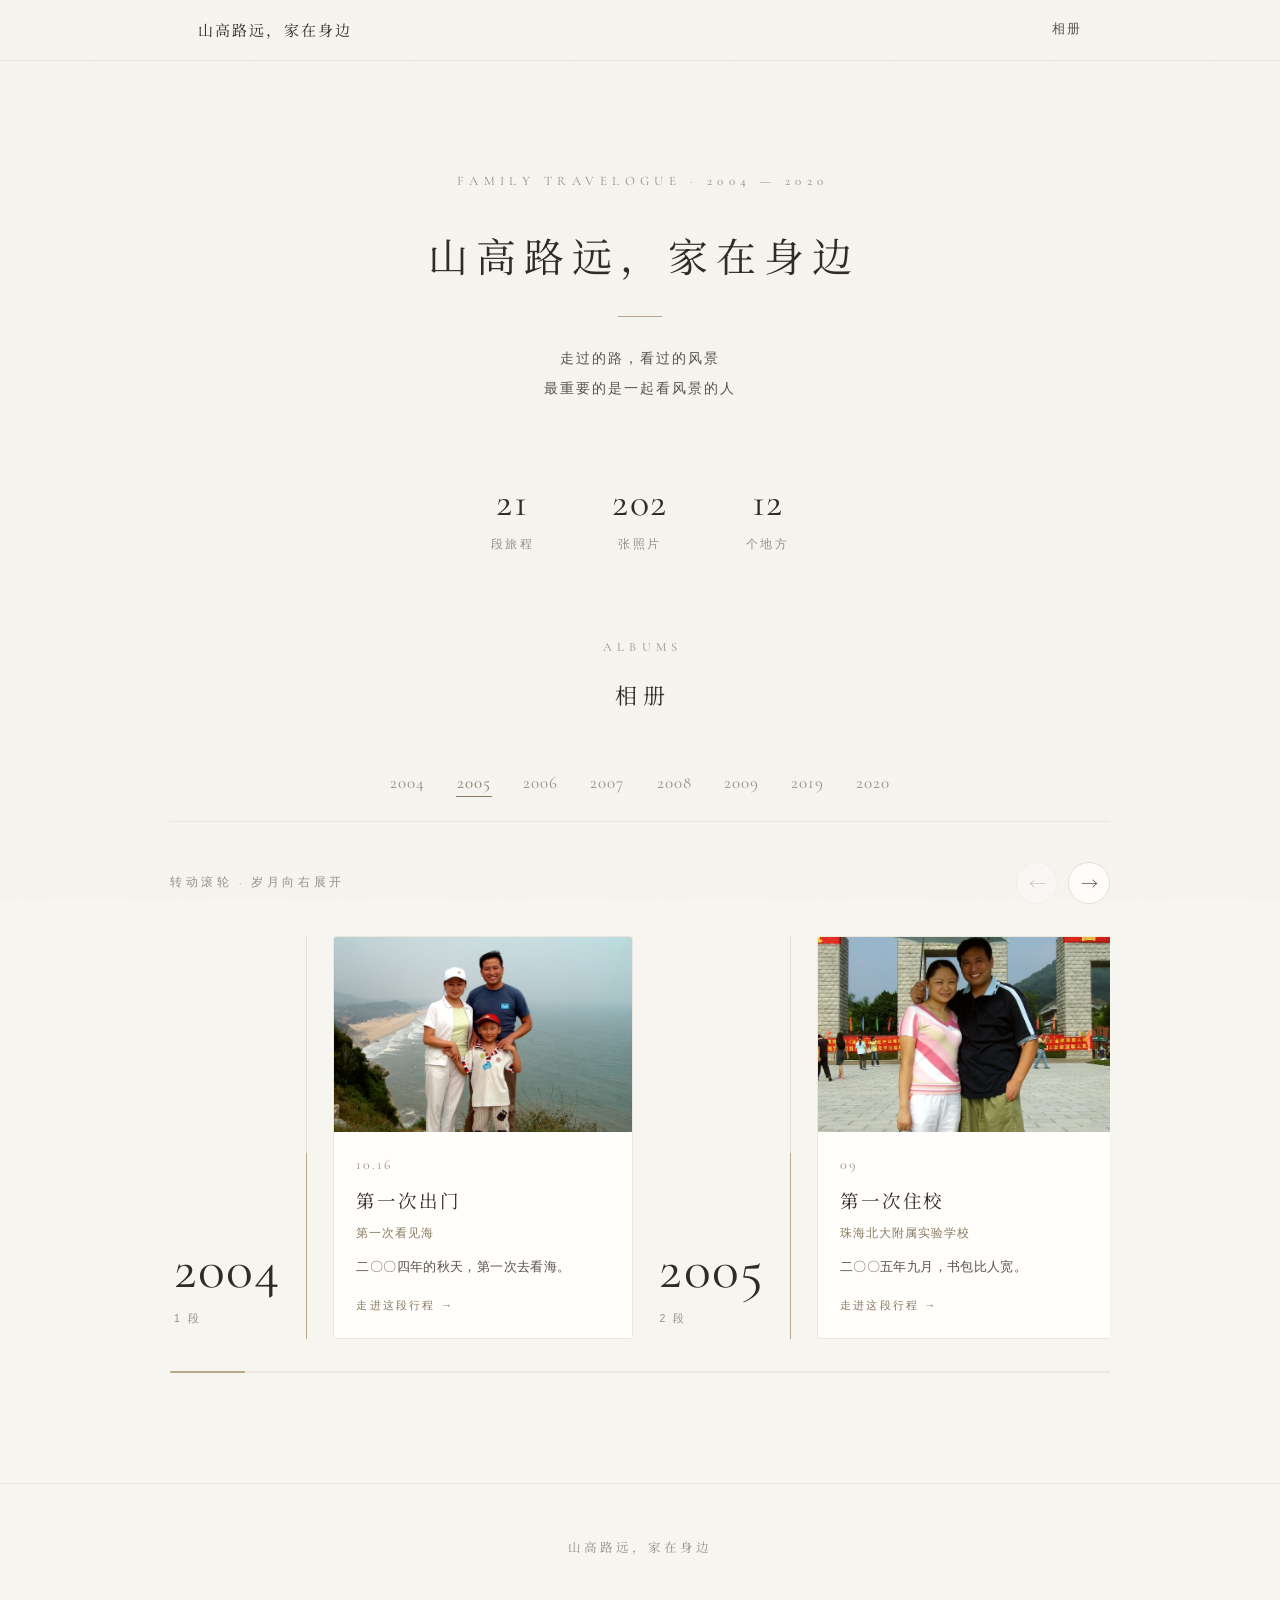
<file: index.html>
<!DOCTYPE html>
<html lang="zh-CN">
<head>
<meta charset="UTF-8">
<meta name="viewport" content="width=device-width, initial-scale=1.0">
<title>山高路远，家在身边</title>
<meta name="description" content="一家人的生活记录 — 走过的路，看过的风景，最重要的是一起看风景的人">
<link rel="icon" href="favicon.png" type="image/png">
<link rel="stylesheet" href="assets/blog-fonts.css">
<link rel="stylesheet" href="assets/blog.css">
</head>
<body class="main-fade">

<nav class="nav">
  <div class="nav-in">
    <a href="index.html" class="nav-logo">山高路远，家在身边</a>
    <div class="nav-links">
      <a href="#albums">相册</a>
    </div>
  </div>
</nav>

<header class="hero">
  <div class="hero-en">Family Travelogue · 2004 — 2020</div>
  <h1 class="hero-title">山高路远，家在身边</h1>
  <div class="hero-divider"></div>
  <p class="hero-sub">走过的路，看过的风景<br>最重要的是一起看风景的人</p>
</header>

<div class="stats">
  <div class="stat">
    <div class="stat-num" id="statTrips">—</div>
    <div class="stat-label">段旅程</div>
  </div>
  <div class="stat">
    <div class="stat-num" id="statPhotos">—</div>
    <div class="stat-label">张照片</div>
  </div>
  <div class="stat">
    <div class="stat-num" id="statPlaces">—</div>
    <div class="stat-label">个地方</div>
  </div>
</div>

<section class="section" id="albums">
  <div class="wrap">
    <div class="section-head">
      <div class="section-en">Albums</div>
      <h2 class="section-title">相册</h2>
    </div>
    <div class="eras-line" id="erasLine"></div>
    <div class="reel-head">
      <div class="reel-hint">转动滚轮 · 岁月向右展开</div>
      <div class="reel-nav">
        <button class="reel-btn" id="reelPrev" aria-label="向前">←</button>
        <button class="reel-btn" id="reelNext" aria-label="向后">→</button>
      </div>
    </div>
    <div class="timeline reel" id="timeline"></div>
    <div class="reel-progress"><i class="reel-bar" id="reelBar"></i></div>
  </div>
</section>

<footer class="footer">
  山高路远，家在身边
</footer>

<script src="assets/data.js"></script>
<script src="assets/blog.js"></script>
</body>
</html>
</file>
<file: assets/blog-fonts.css>
/* 本地字体子集：思源宋体(400/600) + Cormorant Garamond(400/italic) */

@font-face {font-family: 'Noto Serif SC';
  font-style: normal;
  font-display: swap;
  font-weight: 400;
  src: url(fonts/noto-serif-sc-25-400-normal.woff2) format('woff2');
  unicode-range: U+98dd,U+98e1-98e2,U+98e7-98ea,U+98ec,U+98ee-98ef,U+98f2,U+98f4,U+98fc-98fe,U+9903,U+9905,U+9908,U+990a,U+990c-990d,U+9913-9914,U+9918,U+991a-991b,U+991e,U+9921,U+9928,U+992c,U+992e,U+9935,U+9938-9939,U+993d-993e,U+9945,U+994b-994c,U+9951-9952,U+9954-9955,U+9957,U+995e,U+9963,U+9966-9969,U+996b-996c,U+996f,U+9974-9975,U+9977-9979,U+997d-997e,U+9980-9981,U+9983-9984,U+9987,U+998a-998b,U+998d-9991,U+9993-9995,U+9997-9998,U+99a5,U+99ab,U+99ad-99ae,U+99b1,U+99b3-99b4,U+99bc,U+99bf,U+99c1,U+99c3-99c6,U+99cc,U+99d0,U+99d2,U+99d5,U+99db,U+99dd,U+99e1,U+99ed,U+99f1,U+99ff,U+9a01,U+9a03-9a04,U+9a0e-9a0f,U+9a11-9a13,U+9a19,U+9a1b,U+9a28,U+9a2b,U+9a30,U+9a32,U+9a37,U+9a40,U+9a45,U+9a4a,U+9a4d-9a4e,U+9a52,U+9a55,U+9a57,U+9a5a-9a5b,U+9a5f,U+9a62,U+9a65,U+9a69,U+9a6b,U+9a6e,U+9a75,U+9a77-9a7a,U+9a7d;
}

@font-face {font-family: 'Noto Serif SC';
  font-style: normal;
  font-display: swap;
  font-weight: 400;
  src: url(fonts/noto-serif-sc-26-400-normal.woff2) format('woff2');
  unicode-range: U+975b-975c,U+9763,U+9765-9766,U+976c-976d,U+9773,U+9776,U+977a,U+977c,U+9784-9785,U+978e-978f,U+9791-9792,U+9794-9795,U+9798,U+979a,U+979e,U+97a3,U+97a5-97a6,U+97a8,U+97ab-97ac,U+97ae-97af,U+97b2,U+97b4,U+97c6,U+97cb-97cc,U+97d3,U+97d8,U+97dc,U+97e1,U+97ea-97eb,U+97ee,U+97fb,U+97fe-97ff,U+9801-9803,U+9805-9806,U+9808,U+980c,U+9810-9814,U+9817-9818,U+981e,U+9820-9821,U+9824,U+9828,U+982b-982d,U+9830,U+9834,U+9838-9839,U+983c,U+9846,U+984d-984f,U+9851-9852,U+9854-9855,U+9857-9858,U+985a-985b,U+9862-9863,U+9865,U+9867,U+986b,U+986f-9871,U+9877-9878,U+987c,U+9880,U+9883,U+9885,U+9889,U+988b-988f,U+9893-9895,U+9899-989b,U+989e-989f,U+98a1-98a2,U+98a5-98a7,U+98a9,U+98af,U+98b1,U+98b6,U+98ba,U+98be,U+98c3-98c4,U+98c6-98c8,U+98cf-98d6,U+98da-98db;
}

@font-face {font-family: 'Noto Serif SC';
  font-style: normal;
  font-display: swap;
  font-weight: 400;
  src: url(fonts/noto-serif-sc-27-400-normal.woff2) format('woff2');
  unicode-range: U+95c4-95ca,U+95cc-95cd,U+95d4-95d6,U+95d8,U+95e1-95e2,U+95e9,U+95f0-95f1,U+95f3,U+95f6,U+95fc,U+95fe-95ff,U+9602-9604,U+9606-960d,U+960f,U+9611-9613,U+9615-9617,U+9619-961b,U+961d,U+9621,U+9628,U+962f,U+963c-963e,U+9641-9642,U+9649,U+9654,U+965b-965f,U+9661,U+9663,U+9665,U+9667-9668,U+966c,U+9670,U+9672-9674,U+9678,U+967a,U+967d,U+9682,U+9685,U+9688,U+968a,U+968d-968e,U+9695,U+9697-9698,U+969e,U+96a0,U+96a3-96a4,U+96a8,U+96aa,U+96b0-96b1,U+96b3-96b4,U+96b7-96b9,U+96bb-96bd,U+96c9,U+96cb,U+96ce,U+96d1-96d2,U+96d6,U+96d9,U+96db-96dc,U+96de,U+96e0,U+96e3,U+96e9,U+96eb,U+96f0-96f2,U+96f9,U+96ff,U+9701-9702,U+9705,U+9708,U+970a,U+970e-970f,U+9711,U+9719,U+9727,U+972a,U+972d,U+9730,U+973d,U+9742,U+9744,U+9748-9749,U+9750-9751,U+975a;
}

@font-face {font-family: 'Noto Serif SC';
  font-style: normal;
  font-display: swap;
  font-weight: 400;
  src: url(fonts/noto-serif-sc-37-400-normal.woff2) format('woff2');
  unicode-range: U+8882,U+8884-8886,U+8888,U+888f,U+8892-8893,U+889b,U+88a2,U+88a4,U+88a6,U+88a8,U+88aa,U+88ae,U+88b1,U+88b4,U+88b7,U+88bc,U+88c0,U+88c6-88c9,U+88ce-88cf,U+88d1-88d3,U+88d8,U+88db-88dd,U+88df,U+88e1-88e3,U+88e5,U+88e8,U+88ec,U+88f0-88f1,U+88f3-88f4,U+88fc-88fe,U+8900,U+8902,U+8906-8907,U+8909-890c,U+8912-8915,U+8918-891b,U+8921,U+8925,U+892b,U+8930,U+8932,U+8934,U+8936,U+893b,U+893d,U+8941,U+894c,U+8955-8956,U+8959,U+895c,U+895e-8960,U+8966,U+896a,U+896c,U+896f-8970,U+8972,U+897b,U+897e,U+8980,U+8983,U+8985,U+8987-8988,U+898c,U+898f,U+8993,U+8997,U+899a,U+89a1,U+89a7,U+89a9-89aa,U+89b2-89b3,U+89b7,U+89c0,U+89c7,U+89ca-89cc,U+89ce-89d1,U+89d6,U+89da,U+89dc,U+89de,U+89e5,U+89e7,U+89eb,U+89ef,U+89f1,U+89f3-89f4,U+89f8,U+89ff,U+8a01-8a03,U+8a07-8a0a,U+8a0e-8a0f,U+8a13;
}

@font-face {font-family: 'Noto Serif SC';
  font-style: normal;
  font-display: swap;
  font-weight: 400;
  src: url(fonts/noto-serif-sc-43-400-normal.woff2) format('woff2');
  unicode-range: U+8016,U+8018-8019,U+801c,U+801e,U+8026-802a,U+8031,U+8034-8035,U+8037,U+8043,U+804b,U+804d,U+8052,U+8056,U+8059,U+805e,U+8061,U+8068-8069,U+806e-8074,U+8076-8078,U+807c-8080,U+8082,U+8084-8085,U+8088,U+808f,U+8093,U+809c,U+809f,U+80ab,U+80ad-80ae,U+80b1,U+80b6-80b8,U+80bc-80bd,U+80c2,U+80c4,U+80ca,U+80cd,U+80d1,U+80d4,U+80d7,U+80d9-80db,U+80dd,U+80e0,U+80e4-80e5,U+80e7-80ed,U+80ef-80f1,U+80f3-80f4,U+80fc,U+8101,U+8104-8105,U+8107-8108,U+810c-810e,U+8112-8115,U+8117-8119,U+811b-811f,U+8121-8130,U+8132-8134,U+8137,U+8139,U+813f-8140,U+8142,U+8146,U+8148,U+814d-814e,U+8151,U+8153,U+8158-815a,U+815e,U+8160;
}

@font-face {font-family: 'Noto Serif SC';
  font-style: normal;
  font-display: swap;
  font-weight: 400;
  src: url(fonts/noto-serif-sc-51-400-normal.woff2) format('woff2');
  unicode-range: U+7722,U+7726,U+7728,U+772b-7730,U+7732-7736,U+7739-773a,U+773d-773f,U+7743,U+7746-7747,U+774c-774f,U+7751-7752,U+7758-775a,U+775c-775e,U+7762,U+7765-7766,U+7768-776a,U+776c-776d,U+7771-7772,U+777a,U+777c-777e,U+7780,U+7785,U+7787,U+778b-778d,U+778f-7791,U+7793,U+779e-77a0,U+77a2,U+77a5,U+77ad,U+77af,U+77b4-77b7,U+77bd-77c0,U+77c2,U+77c5,U+77c7,U+77cd,U+77d6-77d7,U+77d9-77da,U+77dd-77de,U+77e7,U+77ea,U+77ec,U+77ef,U+77f8,U+77fb,U+77fd-77fe,U+7800,U+7803,U+7806,U+7809,U+780f-7812,U+7815,U+7817-7818,U+781a-781f,U+7821-7823,U+7825-7827,U+7829,U+782b-7830,U+7832-7833,U+7835,U+7837,U+7839-783c,U+783e,U+7841-7844,U+7847-7849,U+784b;
}

@font-face {font-family: 'Noto Serif SC';
  font-style: normal;
  font-display: swap;
  font-weight: 400;
  src: url(fonts/noto-serif-sc-66-400-normal.woff2) format('woff2');
  unicode-range: U+64f1-64f2,U+64f4,U+64f7-64f8,U+64fa,U+64fc,U+64fe-64ff,U+6503,U+6509,U+650f,U+6514,U+6518,U+651c-651e,U+6522-6525,U+652a-652c,U+652e,U+6530-6532,U+6534-6535,U+6537-6538,U+653a,U+653c-653d,U+6542,U+6549-654b,U+654d-654e,U+6553-6555,U+6557-6558,U+655d,U+6564,U+6569,U+656b,U+656d-656f,U+6571,U+6573,U+6575-6576,U+6578-657e,U+6581-6583,U+6585-6586,U+6589,U+658e-658f,U+6592-6593,U+6595-6596,U+659b,U+659d,U+659f-65a1,U+65a3,U+65ab-65ac,U+65b2,U+65b6-65b7,U+65ba-65bb,U+65be-65c0,U+65c2-65c4,U+65c6-65c8,U+65cc,U+65ce,U+65d0,U+65d2-65d3,U+65d6,U+65db,U+65dd,U+65e1,U+65e3,U+65ee-65f0,U+65f3-65f5,U+65f8,U+65fb-65fc,U+65fe-6600,U+6603,U+6607,U+6609,U+660b,U+6610-6611,U+6619-661a,U+661c-661e,U+6621,U+6624,U+6626,U+662a-662c,U+662e,U+6630;
}

@font-face {font-family: 'Noto Serif SC';
  font-style: normal;
  font-display: swap;
  font-weight: 400;
  src: url(fonts/noto-serif-sc-72-400-normal.woff2) format('woff2');
  unicode-range: U+5d26-5d27,U+5d2e-5d34,U+5d3c-5d3e,U+5d41-5d44,U+5d46-5d48,U+5d4a-5d4b,U+5d4e,U+5d50,U+5d52,U+5d55-5d58,U+5d5a-5d5d,U+5d68-5d69,U+5d6b-5d6c,U+5d6f,U+5d74,U+5d7f,U+5d82-5d89,U+5d8b-5d8c,U+5d8f,U+5d92-5d93,U+5d99,U+5d9d,U+5db2,U+5db6-5db7,U+5dba,U+5dbc-5dbd,U+5dc2-5dc3,U+5dc6-5dc7,U+5dc9,U+5dcc,U+5dd2,U+5dd4,U+5dd6-5dd8,U+5ddb-5ddc,U+5de3,U+5ded,U+5def,U+5df3,U+5df6,U+5dfa-5dfd,U+5dff-5e00,U+5e07,U+5e0f,U+5e11,U+5e13-5e14,U+5e19-5e1b,U+5e22,U+5e25,U+5e28,U+5e2a,U+5e2f-5e31,U+5e33-5e34,U+5e36,U+5e39-5e3c,U+5e3e,U+5e40,U+5e44,U+5e46-5e48,U+5e4c,U+5e4f,U+5e53-5e54,U+5e57,U+5e59,U+5e5b,U+5e5e-5e5f,U+5e61,U+5e63,U+5e6a-5e6b,U+5e75,U+5e77,U+5e79-5e7a,U+5e7e,U+5e80-5e81,U+5e83,U+5e85,U+5e87,U+5e8b,U+5e91-5e92,U+5e96;
}

@font-face {font-family: 'Noto Serif SC';
  font-style: normal;
  font-display: swap;
  font-weight: 400;
  src: url(fonts/noto-serif-sc-79-400-normal.woff2) format('woff2');
  unicode-range: U+550f,U+5511-5514,U+5516-5517,U+5519,U+551b,U+551d-551e,U+5520,U+5522-5523,U+5526-5527,U+552a-552c,U+5530,U+5532-5535,U+5537-5538,U+553b-5541,U+5543-5544,U+5547-5549,U+554b,U+554d,U+5550,U+5553,U+5555-5558,U+555b-555f,U+5567-5569,U+556b-5572,U+5574-5577,U+557b-557c,U+557e-557f,U+5581,U+5583,U+5585-5586,U+5588,U+558b-558c,U+558e-5591,U+5593,U+5599-559a,U+559f,U+55a5-55a6,U+55a8-55ac,U+55ae,U+55b0-55b3,U+55b6,U+55b9-55ba,U+55bc-55be,U+55c4,U+55c6-55c7,U+55c9,U+55cc-55d2,U+55d4-55db,U+55dd-55df,U+55e1,U+55e3-55e6,U+55ea-55ee,U+55f0-55f3;
}

@font-face {font-family: 'Noto Serif SC';
  font-style: normal;
  font-display: swap;
  font-weight: 400;
  src: url(fonts/noto-serif-sc-80-400-normal.woff2) format('woff2');
  unicode-range: U+53e7-53e9,U+53f1,U+53f4-53f5,U+53fa-5400,U+5402,U+5405-5407,U+540b,U+540f,U+5412,U+5414,U+5416,U+5418-541a,U+541d,U+5420-5423,U+5425,U+5429-542a,U+542d-542e,U+5431-5433,U+5436,U+543d,U+543f,U+5442-5443,U+5449,U+544b-544c,U+544e,U+5451-5454,U+5456,U+5459,U+545b-545c,U+5461,U+5463-5464,U+546a-5472,U+5474,U+5476-5478,U+547a,U+547e-5484,U+5486,U+548a,U+548d-548e,U+5490-5491,U+5494,U+5497-5499,U+549b,U+549d,U+54a1-54a7,U+54a9,U+54ab,U+54ad,U+54b4-54b5,U+54b9,U+54bb,U+54be-54bf,U+54c2-54c3,U+54c9-54cc,U+54cf-54d0,U+54d3,U+54d5-54d6,U+54d9-54da,U+54dc-54de,U+54e2,U+54e7,U+54f3-54f4,U+54f8-54f9,U+54fd-54ff,U+5501,U+5504-5506,U+550c-550e;
}

@font-face {font-family: 'Noto Serif SC';
  font-style: normal;
  font-display: swap;
  font-weight: 400;
  src: url(fonts/noto-serif-sc-83-400-normal.woff2) format('woff2');
  unicode-range: U+4fd1,U+4fd3,U+4fda-4fdc,U+4fdf-4fe0,U+4fe2-4fe4,U+4fe6,U+4fe8,U+4feb-4fed,U+4ff3,U+4ff5-4ff6,U+4ff8,U+4ffe,U+5001,U+5005-5006,U+5009,U+500c,U+500f,U+5013-5018,U+501b-501e,U+5022-5025,U+5027-5028,U+502b-502e,U+5030,U+5033-5034,U+5036-5039,U+503b,U+5041-5043,U+5045-5046,U+5048-504a,U+504c-504e,U+5051,U+5053,U+5055-5057,U+505b,U+505e,U+5060,U+5062-5063,U+5067,U+506a,U+506c,U+5070-5072,U+5074-5075,U+5078,U+507b,U+507d-507e,U+5080,U+5088-5089,U+5091-5092,U+5095,U+5097-509e,U+50a2-50a3,U+50a5-50a7,U+50a9,U+50ad,U+50b3,U+50b5,U+50b7,U+50ba,U+50be,U+50c4-50c5,U+50c7,U+50ca,U+50cd,U+50d1,U+50d5-50d6,U+50da,U+50de,U+50e5-50e6,U+50ec-50ee,U+50f0-50f1,U+50f3,U+50f9-50fb,U+50fe-5102;
}

@font-face {font-family: 'Noto Serif SC';
  font-style: normal;
  font-display: swap;
  font-weight: 400;
  src: url(fonts/noto-serif-sc-84-400-normal.woff2) format('woff2');
  unicode-range: U+4ea3,U+4ea5,U+4eb0-4eb1,U+4eb3-4eb6,U+4eb8-4eb9,U+4ebb-4ebe,U+4ec2-4ec4,U+4ec8-4ec9,U+4ecc,U+4ecf-4ed0,U+4ed2,U+4eda-4edb,U+4edd-4ee1,U+4ee6-4ee9,U+4eeb,U+4eee-4eef,U+4ef3-4ef5,U+4ef8-4efa,U+4efc,U+4f00,U+4f03-4f05,U+4f08-4f09,U+4f0b,U+4f0e,U+4f12-4f13,U+4f15,U+4f1b,U+4f1d,U+4f21-4f22,U+4f25,U+4f27-4f29,U+4f2b-4f2e,U+4f31-4f33,U+4f36-4f37,U+4f39,U+4f3e,U+4f40-4f41,U+4f43,U+4f47-4f49,U+4f54,U+4f57-4f58,U+4f5d-4f5e,U+4f61-4f62,U+4f64-4f65,U+4f67,U+4f6a,U+4f6e-4f6f,U+4f72,U+4f74-4f7e,U+4f80-4f82,U+4f84,U+4f89-4f8a,U+4f8e-4f98,U+4f9e,U+4fa1,U+4fa5,U+4fa9-4faa,U+4fac,U+4fb3,U+4fb6-4fb8,U+4fbd,U+4fc2,U+4fc5-4fc6,U+4fcd-4fce,U+4fd0;
}

@font-face {font-family: 'Noto Serif SC';
  font-style: normal;
  font-display: swap;
  font-weight: 400;
  src: url(fonts/noto-serif-sc-86-400-normal.woff2) format('woff2');
  unicode-range: U+279f-27a2,U+27a4-27a5,U+27a8,U+27b0,U+27b2-27b3,U+27b9,U+27e8-27e9,U+27f6,U+2800,U+28ec,U+2913,U+2921-2922,U+2934-2935,U+2a2f,U+2b05-2b07,U+2b50,U+2b55,U+2bc5-2bc6,U+2e1c-2e1d,U+2ebb,U+2f00,U+2f08,U+2f24,U+2f2d,U+2f2f-2f30,U+2f3c,U+2f45,U+2f63-2f64,U+2f74,U+2f83,U+2f8f,U+2fbc,U+3003,U+3005-3007,U+3012-3013,U+301c-301e,U+3021,U+3023-3024,U+3030,U+3034-3035,U+3041,U+3043,U+3045,U+3047,U+3049,U+3056,U+3058,U+305c,U+305e,U+3062,U+306c,U+3074,U+3077,U+307a,U+307c-307d,U+3080,U+308e,U+3090-3091,U+3099-309b,U+309d-309e,U+30a5,U+30bc,U+30be,U+30c2,U+30c5,U+30cc,U+30d8,U+30e2,U+30e8,U+30ee,U+30f0-30f2,U+30f4-30f6,U+30fd-30fe,U+3105-3126,U+3128;
}

@font-face {font-family: 'Noto Serif SC';
  font-style: normal;
  font-display: swap;
  font-weight: 400;
  src: url(fonts/noto-serif-sc-87-400-normal.woff2) format('woff2');
  unicode-range: U+2651-2655,U+2658,U+265a-265b,U+265d-265e,U+2660-266d,U+266f,U+267b,U+2688,U+2693-2696,U+2698-2699,U+269c,U+26a0-26a1,U+26a4,U+26aa-26ab,U+26bd-26be,U+26c4-26c5,U+26d4,U+26e9,U+26f0-26f1,U+26f3,U+26f5,U+26fd,U+2702,U+2704-2706,U+2708-270f,U+2712-2718,U+271a-271b,U+271d,U+271f,U+2721,U+2724-2730,U+2732-2734,U+273a,U+273d-2744,U+2747-2749,U+274c,U+274e-274f,U+2753-2757,U+275b,U+275d-275e,U+2763,U+2765-2767,U+276e-276f,U+2776-277e,U+2780-2782,U+278a-278c,U+278e,U+2794-2796,U+279c;
}

@font-face {font-family: 'Noto Serif SC';
  font-style: normal;
  font-display: swap;
  font-weight: 400;
  src: url(fonts/noto-serif-sc-100-400-normal.woff2) format('woff2');
  unicode-range: U+221a,U+2264,U+2464,U+25a0,U+3008,U+4e10,U+512a,U+5152,U+5201,U+5241,U+5340,U+5352,U+549a,U+54b2,U+54c6,U+54d7,U+54e1,U+5509,U+55c5,U+5618,U+5716,U+576f,U+5784,U+57a2,U+589f,U+5a20,U+5a25,U+5a29,U+5a34,U+5a7f,U+5ad6,U+5b09,U+5b5c,U+5bc7,U+5be6,U+5c27,U+5d2d,U+5dcd,U+5f1b,U+5f37,U+604d,U+6055,U+6073,U+60eb,U+61ff,U+62ce,U+62ed,U+6345,U+6390,U+63b0,U+63b7,U+64ae,U+64c2,U+64d2,U+6556,U+663c,U+667e,U+66d9,U+66f8,U+6756,U+6789,U+689d,U+68f1,U+695e,U+6975,U+6a1f,U+6b0a,U+6b61,U+6b87,U+6c5d,U+6c7e,U+6c92,U+6d31,U+6df9,U+6e0d,U+6e2d,U+6f31,U+6f3e,U+70b3,U+70bd,U+70ca,U+70e8,U+725f,U+733f,U+7396,U+739f,U+7459,U+74a7,U+75a1,U+75f0,U+76cf,U+76d4,U+7729,U+77aa,U+77b0,U+77e3,U+780c,U+78d5,U+7941,U+7977,U+797a,U+79c3,U+7a20,U+7a92,U+7b71,U+7bf1,U+7c9f,U+7eb6,U+7eca,U+7ef7,U+7f07,U+7f09,U+7f15,U+7f81,U+7fb9,U+8038,U+8098,U+80b4,U+8110,U+814b-814c,U+816e,U+818a,U+8205,U+8235,U+828b,U+82a5,U+82b7,U+82d4,U+82db,U+82df,U+8317,U+8338,U+8385-8386,U+83c1,U+83cf,U+8537,U+853b,U+854a,U+8715,U+8783,U+892a,U+8a71,U+8bb3,U+8d2e,U+8d58,U+8dbe,U+8f67,U+8fab,U+8fc4,U+8fe6,U+9023,U+9084,U+9091,U+916a,U+91c9,U+91dc,U+94b3,U+9502,U+9523,U+9551,U+956f,U+960e,U+962a,U+962e,U+9647,U+96f3,U+9739,U+97a0,U+97ed,U+983b,U+985e,U+988a,U+99ac,U+9a6f,U+9a87,U+9a8b,U+9ab7,U+9abc,U+9ac5,U+9e25,U+e608,U+e621,U+ff06,U+ff14-ff16;
}

@font-face {font-family: 'Noto Serif SC';
  font-style: normal;
  font-display: swap;
  font-weight: 400;
  src: url(fonts/noto-serif-sc-101-400-normal.woff2) format('woff2');
  unicode-range: U+161,U+926,U+928,U+939,U+93f-940,U+94d,U+e17,U+e22,U+e44,U+25c7,U+25ce,U+2764,U+3009,U+3016-3017,U+4e4d,U+4e53,U+4f5a,U+4f70,U+4fae,U+4fd8,U+4ffa,U+5011,U+501a,U+51c4,U+5225,U+547b,U+5495,U+54e8,U+54ee,U+5594,U+55d3,U+55dc,U+55fd,U+560e,U+565c,U+5662,U+5669,U+566c,U+56bc,U+5742,U+5824,U+5834,U+598a,U+5992,U+59a9,U+5a04,U+5ac9,U+5b75,U+5b7d,U+5bc5,U+5c49,U+5c90,U+5e1c,U+5e27,U+5e2b,U+5e37,U+5e90,U+618b,U+61f5,U+620a,U+620c,U+6273,U+62c7,U+62f7,U+6320,U+6342,U+6401-6402,U+6413,U+6512,U+655b,U+65a7,U+65f1,U+65f7,U+665f,U+6687,U+66a7,U+673d,U+67b8,U+6854,U+68d8,U+68fa,U+696d,U+6a02,U+6a0a,U+6a80,U+6b7c,U+6bd9,U+6c2e,U+6c76,U+6cf8,U+6d4a,U+6d85,U+6e24,U+6e32,U+6ec7,U+6f88,U+700f,U+701a,U+7078,U+707c,U+70ac,U+70c1,U+72e9,U+7409,U+7422,U+745a,U+7480,U+74a8,U+752b,U+7574,U+7656,U+7699,U+7737,U+785d,U+78be,U+79b9,U+7a3d,U+7a91,U+7a9f,U+7ae3,U+7b77,U+7c3f,U+7d1a,U+7d50,U+7d93,U+8042,U+808b,U+8236,U+82b8-82b9,U+82ef,U+8309,U+836b,U+83ef,U+8431,U+85c9,U+865e,U+868c,U+8759,U+8760,U+8845,U+89ba,U+8a2a,U+8aaa,U+8c41,U+8d2c,U+8d4e,U+8e66,U+8e6d,U+8eaf,U+902e,U+914b,U+916e,U+919b,U+949b,U+94a0,U+94b0,U+9541-9542,U+9556,U+95eb,U+95f5,U+964b,U+968b,U+96cc-96cd,U+96cf,U+9713,U+9890,U+98a8,U+9985,U+9992,U+9a6d,U+9a81,U+9a86,U+9ab8,U+9ca4,U+e606-e607,U+e60a,U+e60c,U+e60e,U+fe0f,U+ff02,U+ff1e;
}

@font-face {font-family: 'Noto Serif SC';
  font-style: normal;
  font-display: swap;
  font-weight: 400;
  src: url(fonts/noto-serif-sc-102-400-normal.woff2) format('woff2');
  unicode-range: U+10c,U+627-629,U+639,U+644,U+64a,U+203b,U+2265,U+2463,U+2573,U+25b2,U+3448-3449,U+4e1e,U+4e5e,U+4f3a,U+4f5f,U+4fea,U+5026,U+508d,U+516e,U+5189,U+5254,U+5288,U+52d8,U+52fa,U+5306,U+5308,U+5364,U+5384,U+53ed,U+543c,U+5450,U+5455,U+5466,U+54c4,U+5578,U+55a7,U+561f,U+5631,U+572d,U+575f,U+57ae,U+57e0,U+5830,U+594e,U+5984,U+5993,U+5bdd,U+5c0d,U+5c7f,U+5c82,U+5e62,U+5ed3,U+5f08,U+607a,U+60bc,U+625b,U+6292,U+62e2,U+6363,U+6467,U+6714,U+675e,U+6771,U+67a2,U+67ff,U+6805,U+68a7,U+68e0,U+6930,U+6986,U+69a8,U+69df,U+6a44,U+6a5f,U+6c13,U+6c1f,U+6c22,U+6c2f,U+6c40,U+6c81,U+6c9b,U+6ca5,U+6da4,U+6df3,U+6e85,U+6eba,U+6ed5,U+6f13,U+6f33,U+6f62,U+715e,U+72c4,U+73d1,U+7405,U+7487,U+7578,U+75a4,U+75eb,U+7693,U+7738,U+7741,U+776b,U+7792,U+77a7,U+77a9,U+77b3,U+788c,U+7984,U+79a7,U+79e4,U+7a1a,U+7a57,U+7aa6,U+7b0b,U+7b5d,U+7c27,U+7c7d,U+7caa,U+7cd9,U+7cef,U+7eda,U+7ede,U+7f24,U+803f,U+8046,U+80fa,U+81fb,U+8207,U+8258,U+8335,U+8339,U+8354,U+840e,U+85b0,U+85fb,U+8695,U+86aa,U+8717,U+8749,U+874c,U+8996,U+89bd,U+89c5,U+8bdb,U+8bf5,U+8c5a,U+8cec,U+8d3f,U+8d9f,U+8e44,U+8fed,U+9005,U+9019,U+9082,U+90af,U+90dd,U+90e1,U+90f8,U+916f,U+9176,U+949e,U+94a7,U+94c2,U+9525,U+9580,U+95dc,U+96e2,U+96fb,U+9704,U+9a7c,U+9a7f,U+9b41,U+9ca8,U+9cc4,U+9cde,U+9e92,U+9ede,U+9f9a,U+e60b,U+e610,U+ff10,U+ff13,U+ff3b,U+ff3d,U+f012b;
}

@font-face {font-family: 'Noto Serif SC';
  font-style: normal;
  font-display: swap;
  font-weight: 400;
  src: url(fonts/noto-serif-sc-103-400-normal.woff2) format('woff2');
  unicode-range: U+60,U+631,U+2606,U+3014-3015,U+309c,U+33a1,U+4e52,U+4ec6,U+4f86,U+4f8d,U+4fde,U+4fef,U+500b,U+502a,U+515c,U+518a,U+51a5,U+51f3,U+5243,U+52c9,U+52d5,U+53a2,U+53ee,U+54ce,U+54fa,U+54fc,U+5580,U+5587,U+563f,U+56da,U+5792,U+5815,U+5960,U+59d7,U+5b78,U+5b9b,U+5be1,U+5c4e,U+5c51,U+5c6f,U+5c9a,U+5cfb,U+5d16,U+5ed6,U+5f27,U+5f6a,U+609a,U+60df,U+6168,U+61c8,U+6236,U+62f1,U+62fd,U+631a,U+6328,U+632b,U+6346,U+638f,U+63a0,U+63c9,U+655e,U+6590,U+6615,U+6627,U+66ae,U+66e6,U+66f0,U+67da,U+67ec,U+6813,U+6816,U+6869,U+6893,U+68ad,U+68f5,U+6977,U+6984,U+69db,U+6b72,U+6bb7,U+6ce3,U+6cfb,U+6d47,U+6da1,U+6dc4,U+6e43,U+6eaf,U+6eff,U+6f8e,U+7011,U+7063,U+7076,U+7096,U+70ba,U+70db,U+70ef,U+7119-711a,U+7172,U+718f,U+7194,U+727a,U+72d9,U+72ed,U+7325,U+73ae,U+73ba,U+73c0,U+73fe,U+7410,U+7426,U+7455,U+7554,U+7576,U+75ae,U+75b9,U+762b,U+766b,U+7682,U+7750,U+7779,U+7784,U+77eb,U+77ee,U+78f7,U+79e9,U+7a79,U+7b1b,U+7b28,U+7bf7,U+7db2,U+7ec5,U+7eee,U+7f14,U+7f1a,U+7fe1,U+8087,U+809b,U+81b3,U+8231,U+830e,U+835f,U+83e9,U+849c,U+851a,U+868a,U+8718,U+874e,U+8822,U+8910,U+8944,U+8a3b,U+8bb6,U+8bbc,U+8e72,U+8f9c,U+900d,U+904b,U+904e,U+9063,U+90a2,U+90b9,U+9119,U+94f2,U+952f,U+9576-9577,U+9593,U+95f8,U+961c,U+969b,U+96a7,U+96c1,U+9716,U+9761,U+97ad,U+97e7,U+98a4,U+997a,U+9a73,U+9b44,U+9e3d,U+9ecf,U+9ed4,U+ff11-ff12,U+fffd;
}

@font-face {font-family: 'Noto Serif SC';
  font-style: normal;
  font-display: swap;
  font-weight: 400;
  src: url(fonts/noto-serif-sc-104-400-normal.woff2) format('woff2');
  unicode-range: U+2003,U+2193,U+2462,U+4e19,U+4e2b,U+4e36,U+4ea8,U+4ed1,U+4ed7,U+4f51,U+4f63,U+4f83,U+50e7,U+5112,U+5167,U+51a4,U+51b6,U+5239,U+5265,U+532a,U+5351,U+537f,U+5401,U+548f,U+5492,U+54af,U+54b3,U+54bd,U+54d1,U+54df,U+554f,U+5564,U+5598,U+5632,U+56a3,U+56e7,U+574e,U+575d-575e,U+57d4,U+584c,U+58e4,U+5937,U+5955,U+5a05,U+5a1f,U+5a49,U+5ac2,U+5c39,U+5c61,U+5d0e,U+5de9,U+5e9a,U+5eb8,U+5f0a,U+5f13,U+5f6c,U+5f8c,U+603c,U+608d,U+611b,U+6127,U+62a0,U+62d0,U+634f,U+635e,U+63fd,U+6577,U+658b,U+65bc,U+660a,U+6643,U+6656,U+6703,U+6760,U+67af,U+67c4,U+67e0,U+6817,U+68cd,U+690e,U+6960,U+69b4,U+6a71,U+6aac,U+6b67,U+6bb4,U+6c55,U+6c70,U+6c82,U+6ca6,U+6cb8,U+6cbe,U+6ede,U+6ee5,U+6f4d,U+6f84,U+6f9c,U+7115,U+7121,U+722a,U+7261,U+7272,U+7280,U+72f8,U+7504,U+754f,U+75d8,U+767c,U+76ef,U+778e,U+77bb,U+77f6,U+786b,U+78b1,U+7948,U+7985,U+79be,U+7a83,U+7a8d,U+7eac,U+7eef,U+7ef8,U+7efd,U+7f00,U+803d,U+8086,U+810a,U+8165,U+819d,U+81a8,U+8214,U+829c,U+831c,U+832b,U+8367,U+83e0,U+83f1,U+8403,U+846b,U+8475,U+84b2,U+8513,U+8574,U+85af,U+86d9,U+86db,U+8acb,U+8bbd,U+8be0-8be1,U+8c0e,U+8d29,U+8d50,U+8d63,U+8f7f,U+9032,U+9042,U+90b1,U+90b5,U+9165,U+9175,U+94a6,U+94c5,U+950c,U+9610,U+9631,U+9699,U+973e,U+978d,U+97ec,U+97f6,U+984c,U+987d,U+9882,U+9965,U+996a,U+9972,U+9a8f,U+9ad3,U+9ae6,U+9cb8,U+9edb,U+e600,U+e60f,U+e611,U+ff05,U+ff0b;
}

@font-face {font-family: 'Noto Serif SC';
  font-style: normal;
  font-display: swap;
  font-weight: 400;
  src: url(fonts/noto-serif-sc-105-400-normal.woff2) format('woff2');
  unicode-range: U+5e,U+2190,U+250a,U+25bc,U+25cf,U+4e56,U+4ea9,U+4f3d,U+4f6c,U+4f88,U+4fa8,U+4fcf,U+5029,U+5188,U+51f9,U+5203,U+524a,U+5256,U+529d,U+5375,U+53db,U+541f,U+5435,U+5457,U+548b,U+54c7,U+54d4,U+54e9,U+556a,U+5589,U+55bb,U+55e8,U+55ef,U+563b,U+566a,U+576a,U+58f9,U+598d,U+599e,U+59a8,U+5a9b,U+5ae3,U+5bb0,U+5bde,U+5c4c,U+5c60,U+5d1b,U+5deb,U+5df7,U+5e18,U+5f26,U+5f64,U+601c,U+6084,U+60e9,U+614c,U+6208,U+621a,U+6233,U+6254,U+62d8,U+62e6,U+62ef,U+6323,U+632a,U+633d,U+6361,U+6405,U+640f,U+6614,U+6642,U+6657,U+67a3,U+6808,U+683d,U+6850,U+6897,U+68b3,U+68b5,U+68d5,U+6a58,U+6b47,U+6b6a,U+6c28,U+6c90,U+6ca7,U+6cf5,U+6d51,U+6da9,U+6dc7,U+6dd1,U+6e0a,U+6e5b,U+6e9c,U+6f47,U+6f6d,U+70ad,U+70f9,U+710a,U+7130,U+71ac,U+745f,U+7476,U+7490,U+7529,U+7538,U+75d2,U+7696,U+76b1,U+76fc,U+777f,U+77dc,U+789f,U+795b,U+79bd,U+79c9,U+7a3b,U+7a46,U+7aa5,U+7ad6,U+7ca5,U+7cb9,U+7cdf,U+7d6e,U+7f06,U+7f38,U+7fa1,U+7fc1,U+8015,U+803b,U+80a2,U+80aa,U+8116,U+813e,U+82bd,U+8305,U+8328,U+8346,U+846c,U+8549,U+859b,U+8611,U+8680,U+87f9,U+884d,U+8877,U+888d,U+88d4,U+898b,U+8a79,U+8a93,U+8c05,U+8c0d,U+8c26,U+8d1e,U+8d31,U+8d81,U+8e22,U+8e81,U+8f90,U+8f96,U+90ca,U+916c,U+917f,U+9187,U+918b,U+9499,U+94a9,U+9524,U+9540,U+958b,U+9600,U+9640,U+96b6,U+96c7,U+96ef,U+98d9,U+9976,U+997f,U+9a74,U+9a84,U+9c8d,U+9e26,U+9e9f,U+ad6d,U+c5b4,U+d55c,U+ff0f;
}

@font-face {font-family: 'Noto Serif SC';
  font-style: normal;
  font-display: swap;
  font-weight: 400;
  src: url(fonts/noto-serif-sc-106-400-normal.woff2) format('woff2');
  unicode-range: U+b0,U+2191,U+2460-2461,U+25c6,U+300e-300f,U+4e1b,U+4e7e,U+4ed5,U+4ef2,U+4f10,U+4f1e,U+4f50,U+4fa6,U+4faf,U+5021,U+50f5,U+5179,U+5180,U+51d1,U+522e,U+52a3,U+52c3,U+52cb,U+5300,U+5319,U+5320,U+5349,U+5395,U+53d9,U+541e,U+5428,U+543e,U+54b1,U+54c0,U+54d2,U+570b,U+5858,U+58f6,U+5974,U+59a5,U+59e8,U+59ec,U+5a36,U+5a9a,U+5ab3,U+5b99,U+5baa,U+5ce1,U+5d14,U+5d4c,U+5dc5,U+5de2,U+5e99,U+5e9e,U+5f18,U+5f66,U+5f70,U+6070,U+60d5,U+60e7,U+6101,U+611a,U+61be,U+6241,U+6252,U+626f,U+6296,U+62bc,U+62cc,U+6380,U+63a9,U+644a,U+6454,U+64a9,U+64b8,U+6500,U+6572,U+65a5,U+65a9,U+65ec,U+660f,U+6749,U+6795,U+67ab,U+68da,U+6912,U+6bbf,U+6bef,U+6cab,U+6cca,U+6ccc,U+6cfc,U+6d3d,U+6d78,U+6dee,U+6e17,U+6e34,U+6e83,U+6ea2,U+6eb6,U+6f20,U+6fa1,U+707f,U+70d8,U+70eb,U+714c,U+714e,U+7235,U+7239,U+73ca,U+743c,U+745c,U+7624,U+763e,U+76f2,U+77db,U+77e9,U+780d,U+7838,U+7845,U+78ca,U+796d,U+7a84,U+7aed,U+7b3c,U+7eb2,U+7f05,U+7f20,U+7f34,U+7f62,U+7fc5,U+7fd8,U+7ff0,U+800d,U+8036,U+80ba,U+80be,U+80c0-80c1,U+8155,U+817a,U+8180,U+81e3,U+8206,U+8247,U+8270,U+8299,U+82ad,U+8304,U+8393,U+83b9,U+840d,U+8427,U+8469,U+8471,U+84c4,U+84ec,U+853d,U+8681-8682,U+8721,U+8854,U+88d5,U+88f9,U+8bc0,U+8c0a,U+8c29,U+8c2d,U+8d41,U+8dea,U+8eb2,U+8f9f,U+903b,U+903e,U+9102,U+9493,U+94a5,U+94f8,U+95f7,U+9706,U+9709,U+9774,U+98a0,U+9e64,U+9f9f,U+e603;
}

@font-face {font-family: 'Noto Serif SC';
  font-style: normal;
  font-display: swap;
  font-weight: 400;
  src: url(fonts/noto-serif-sc-107-400-normal.woff2) format('woff2');
  unicode-range: U+200b,U+2103,U+4e18,U+4e27-4e28,U+4e38,U+4e59,U+4e8f,U+4ead,U+4ec7,U+4fe9,U+503a,U+5085,U+5146,U+51af,U+51f8,U+52ab,U+5339,U+535c,U+5378,U+538c,U+5398,U+53f9,U+5415,U+5475,U+54aa,U+54ac,U+54b8,U+5582,U+5760,U+5764,U+57cb,U+5835,U+5885,U+5951,U+5983,U+59da,U+5a77,U+5b5d,U+5b5f,U+5bb5,U+5bc2,U+5be8,U+5bfa,U+5c2c,U+5c34,U+5c41,U+5c48,U+5c65,U+5cad,U+5e06,U+5e42,U+5ef7,U+5f17,U+5f25,U+5f6d,U+5f79,U+6028,U+6064,U+6068,U+606d,U+607c,U+6094,U+6109,U+6124,U+6247,U+626d,U+6291,U+629a,U+62ac,U+62b9,U+62fe,U+6324,U+6349,U+6367,U+6398,U+6495,U+64a4,U+64b0,U+64bc,U+64ce,U+658c,U+65ed,U+6602,U+6674,U+6691,U+66a8,U+674f,U+679a,U+67ef,U+67f4,U+680b,U+6876,U+68a8,U+6a59,U+6a61,U+6b20,U+6bc5,U+6d12,U+6d46,U+6d8c,U+6dc0,U+6e14,U+6e23,U+6f06,U+7164,U+716e,U+7199,U+71e5,U+72ac,U+742a,U+755c,U+75ab,U+75b2,U+75f4,U+7897,U+78b3,U+78c5,U+7978,U+79fd,U+7a74,U+7b4b,U+7b5b,U+7ece,U+7ed2,U+7ee3,U+7ef3,U+7f50,U+7f55,U+7f9e,U+7fe0,U+809d,U+8106,U+814a,U+8154,U+817b,U+818f,U+81c2,U+81ed,U+821f,U+82a6,U+82d1,U+8302,U+83c7,U+83ca,U+845b,U+848b,U+84c9,U+85e4,U+86ee,U+8700,U+8774,U+8881,U+8c1c,U+8c79,U+8d2a,U+8d3c,U+8eba,U+8f70,U+8fa9,U+8fb1,U+900a,U+9017,U+901d,U+9022,U+906e,U+946b,U+94dd,U+94ed,U+953b,U+95ef,U+95fa,U+95fd,U+96c0,U+971e,U+9753,U+9756,U+97e6,U+9881,U+9887,U+9b4f,U+9e2d,U+9f0e,U+e601-e602,U+e604-e605,U+ff5c;
}

@font-face {font-family: 'Noto Serif SC';
  font-style: normal;
  font-display: swap;
  font-weight: 400;
  src: url(fonts/noto-serif-sc-108-400-normal.woff2) format('woff2');
  unicode-range: U+24,U+4e08,U+4e43,U+4e4f,U+4ef0,U+4f2a,U+507f,U+50ac,U+50bb,U+5151,U+51bb,U+51f6,U+51fd,U+5272,U+52fe,U+5362,U+53c9,U+53d4,U+53e0,U+543b,U+54f2,U+5507,U+5524,U+558a,U+55b5,U+561b,U+56ca,U+5782,U+57c3,U+5893,U+5915,U+5949,U+5962,U+59ae,U+59dc,U+59fb,U+5bd3,U+5c38,U+5cb3,U+5d07,U+5d29,U+5de1,U+5dfe,U+5e15,U+5eca,U+5f2f,U+5f7c,U+5fcc,U+6021,U+609f,U+60f9,U+6108,U+6148,U+6155,U+6170,U+61d2,U+6251,U+629b,U+62ab,U+62e8,U+62f3,U+6321,U+6350,U+6566,U+659c,U+65e8,U+6635,U+6655,U+6670,U+66f9,U+6734,U+679d,U+6851,U+6905,U+6b49,U+6b96,U+6c1b,U+6c41,U+6c6a,U+6c83,U+6cf3,U+6d9b,U+6dcb,U+6e1d,U+6e20-6e21,U+6eaa,U+6ee4,U+6ee9,U+6f58,U+70e4,U+722c,U+7262,U+7267,U+72b9,U+72e0,U+72ee,U+72f1,U+7334,U+73ab,U+7433,U+7470,U+758f,U+75d5,U+764c,U+7686,U+76c6,U+76fe,U+7720,U+77e2,U+7802,U+7816,U+788d,U+7891,U+7a00,U+7a9d,U+7b52,U+7bad,U+7c98,U+7cca,U+7eba,U+7eea,U+7ef5,U+7f1d,U+7f69,U+806a,U+809a,U+80bf,U+80c3,U+81c0,U+820c,U+82ac,U+82af,U+82cd,U+82d7,U+838e,U+839e,U+8404,U+84b8,U+852c,U+8587,U+8650,U+8679,U+86c7,U+8702,U+87ba,U+886b-886c,U+8870,U+8c10,U+8c23,U+8c6b,U+8d3e,U+8d4b-8d4c,U+8d64,U+8d6b,U+8d74,U+8e29,U+8f69,U+8f74,U+8fb0,U+8fdf,U+901b,U+9038,U+9093,U+9171,U+9489,U+94ae,U+94c3,U+9508,U+9510,U+9601,U+9614,U+964c,U+9675,U+971c,U+97f5,U+9888,U+98d8,U+9971,U+9aa4,U+9e3f,U+9e45,U+9e4f,U+9e70,U+9f7f,U+e715;
}

@font-face {font-family: 'Noto Serif SC';
  font-style: normal;
  font-display: swap;
  font-weight: 400;
  src: url(fonts/noto-serif-sc-109-400-normal.woff2) format('woff2');
  unicode-range: U+a5,U+2192,U+2605,U+4e11,U+4e22,U+4e32,U+4f0d,U+4f0f,U+4f69,U+4ff1,U+50b2,U+5154,U+51dd,U+51f0,U+5211,U+5269,U+533f,U+5366-5367,U+5389,U+5413,U+5440,U+5446,U+5561,U+574a,U+5751,U+57ab,U+5806,U+5821,U+582a,U+58f3,U+5938,U+5948,U+5978,U+59d1,U+5a03,U+5a07,U+5ac1,U+5acc,U+5ae9,U+5bb4,U+5bc4,U+5c3f,U+5e3d,U+5e7d,U+5f92,U+5faa,U+5fe0,U+5ffd,U+6016,U+60a0,U+60dc,U+60e8,U+614e,U+6212,U+6284,U+62c6,U+62d3-62d4,U+63f4,U+642c,U+6478,U+6491-6492,U+64e6,U+6591,U+65a4,U+664b,U+6735,U+6746,U+67f1,U+67f3,U+6842,U+68af,U+68c9,U+68cb,U+6a31,U+6b3a,U+6bc1,U+6c0f,U+6c27,U+6c57,U+6cc4,U+6ce5,U+6d2a,U+6d66,U+6d69,U+6daf,U+6e58,U+6ecb,U+6ef4,U+707e,U+7092,U+70ab,U+71d5,U+7275,U+7384,U+73b2,U+7434,U+74e6,U+74f7,U+75bc,U+76c8,U+76d0,U+7709,U+77ac,U+7855,U+78a7,U+78c1,U+7a77,U+7b79,U+7c92,U+7cae,U+7cd5,U+7ea4,U+7eb5,U+7ebd,U+7f5a,U+7fd4,U+7ffc,U+8083,U+8096,U+80a0,U+80d6,U+80de,U+8102,U+8109,U+810f,U+8179,U+8292,U+82b3,U+8352,U+8361,U+83cc,U+841d,U+8461,U+8482,U+8521,U+857e,U+85aa,U+866b,U+8776,U+8896,U+889c,U+88f8,U+8a9e,U+8bc8,U+8bf8,U+8c0b,U+8c28,U+8d2b,U+8d2f,U+8d37,U+8d3a,U+8d54,U+8dc3,U+8dcc,U+8df5,U+8e0f,U+8e48,U+8f86,U+8f88,U+8f9e,U+8fc1,U+8fc8,U+8feb,U+9065,U+90a6,U+90aa,U+90bb,U+90c1,U+94dc,U+9521,U+9676,U+96d5,U+970d,U+9897,U+997c,U+9a70,U+9a76,U+9a9a,U+9ad4,U+9e23,U+9e7f,U+9f3b,U+e675,U+e6b9,U+ffe5;
}

@font-face {font-family: 'Noto Serif SC';
  font-style: normal;
  font-display: swap;
  font-weight: 400;
  src: url(fonts/noto-serif-sc-110-400-normal.woff2) format('woff2');
  unicode-range: U+300c-300d,U+4e54,U+4e58,U+4e95,U+4ec1,U+4f2f,U+4f38,U+4fa3,U+4fca,U+503e,U+5141,U+5144,U+517c,U+51cc,U+51ed,U+5242,U+52b2,U+52d2,U+52e4,U+540a,U+5439,U+5448,U+5496,U+54ed,U+5565,U+5761,U+5766,U+58ee,U+593a,U+594b,U+594f,U+5954,U+5996,U+59c6,U+59ff,U+5b64,U+5bff,U+5c18,U+5c1d,U+5c97,U+5ca9,U+5cb8,U+5e9f,U+5ec9,U+5f04,U+5f7b,U+5fa1,U+5fcd,U+6012,U+60a6,U+60ac,U+60b2,U+60ef,U+626e,U+6270,U+6276,U+62d6,U+62dc,U+6316,U+632f,U+633a,U+6355,U+63aa,U+6447,U+649e,U+64c5,U+654c,U+65c1,U+65cb,U+65e6,U+6606,U+6731,U+675c,U+67cf,U+67dc,U+6846,U+6b8b,U+6beb,U+6c61,U+6c88,U+6cbf,U+6cdb,U+6cea,U+6d45,U+6d53,U+6d74,U+6d82,U+6da8,U+6db5,U+6deb,U+6eda,U+6ee8,U+6f0f,U+706d,U+708e,U+70ae,U+70bc,U+70c2,U+70e6,U+7237-7238,U+72fc,U+730e,U+731b,U+739b,U+73bb,U+7483,U+74dc,U+74f6,U+7586,U+7626,U+775b,U+77ff,U+788e,U+78b0,U+7956,U+7965,U+79e6,U+7af9,U+7bee,U+7c97,U+7eb1,U+7eb7,U+7ed1,U+7ed5,U+7f6a,U+7f72,U+7fbd,U+8017,U+808c,U+80a9,U+80c6,U+80ce,U+8150,U+8170,U+819c,U+820d,U+8230,U+8239,U+827e,U+8377,U+8389,U+83b2,U+8428,U+8463,U+867e,U+88c2,U+88d9,U+8986,U+8bca,U+8bde,U+8c13,U+8c8c,U+8d21,U+8d24,U+8d56,U+8d60,U+8d8b,U+8db4,U+8e2a,U+8f68,U+8f89,U+8f9b,U+8fa8,U+8fbd,U+9003,U+90ce,U+90ed,U+9189,U+94bb,U+9505,U+95f9,U+963b,U+9655,U+966a,U+9677,U+96fe,U+9896,U+99a8,U+9a71,U+9a82,U+9a91,U+9b45,U+9ece,U+9f20,U+feff,U+ff0d;
}

@font-face {font-family: 'Noto Serif SC';
  font-style: normal;
  font-display: swap;
  font-weight: 400;
  src: url(fonts/noto-serif-sc-111-400-normal.woff2) format('woff2');
  unicode-range: U+4e4c,U+4e88,U+4ea1,U+4ea6,U+4ed3-4ed4,U+4eff,U+4f30,U+4fa7,U+4fc4,U+4fd7,U+500d,U+504f,U+5076-5077,U+517d,U+5192,U+51c9,U+51ef,U+5238,U+5251,U+526a,U+52c7,U+52df,U+52ff,U+53a6,U+53a8,U+53ec,U+5410,U+559d,U+55b7,U+5634,U+573e,U+5783,U+585e,U+586b,U+58a8,U+5999,U+59d3,U+5a1c,U+5a46,U+5b54-5b55,U+5b85,U+5b8b,U+5b8f,U+5bbf,U+5bd2,U+5c16,U+5c24,U+5e05,U+5e45,U+5e7c,U+5e84,U+5f03,U+5f1f,U+5f31,U+5f84,U+5f90,U+5fbd,U+5fc6,U+5fd9,U+5fe7,U+6052,U+6062,U+6089,U+60a3,U+60d1,U+6167,U+622a,U+6234,U+624e,U+6269,U+626c,U+62b5,U+62d2,U+6325,U+63e1,U+643a,U+6446,U+6562,U+656c,U+65e2,U+65fa,U+660c,U+6628,U+6652,U+6668,U+6676,U+66fc,U+66ff,U+6717,U+676d,U+67aa,U+67d4,U+6843,U+6881,U+68d2,U+695a,U+69fd,U+6a2a,U+6b8a,U+6c60,U+6c64,U+6c9f,U+6caa,U+6cc9,U+6ce1,U+6cfd,U+6d1b,U+6d1e,U+6d6e,U+6de1,U+6e10,U+6e7f,U+6f5c,U+704c,U+7070,U+7089,U+70b8,U+718a,U+71c3,U+723d,U+732a,U+73cd,U+7518,U+756a,U+75af,U+75be,U+75c7,U+76d2,U+76d7,U+7763,U+78e8,U+795d,U+79df,U+7c4d,U+7d2f,U+7ee9,U+7f13,U+7f8a,U+8000,U+8010,U+80af,U+80f6,U+80f8,U+8212,U+8273,U+82f9,U+83ab,U+83b1,U+83f2,U+8584,U+871c,U+8861,U+888b,U+88c1,U+88e4,U+8bd1,U+8bf1,U+8c31,U+8d5a,U+8d75-8d76,U+8de8,U+8f85,U+8fa3,U+8fc5,U+9006,U+903c,U+904d,U+9075,U+9178,U+9274,U+950b,U+9526,U+95ea,U+9636,U+9686,U+978b,U+987f,U+9a7e,U+9b42,U+9e1f,U+9ea6,U+9f13,U+9f84,U+ff5e;
}

@font-face {font-family: 'Noto Serif SC';
  font-style: normal;
  font-display: swap;
  font-weight: 400;
  src: url(fonts/noto-serif-sc-112-400-normal.woff2) format('woff2');
  unicode-range: U+23,U+3d,U+4e01,U+4e39,U+4e73,U+4ecd,U+4ed9,U+4eea,U+4f0a,U+4f1f,U+4f5b,U+4fa0,U+4fc3,U+501f,U+50a8,U+515a,U+5175,U+51a0,U+51c0,U+51e1,U+51e4,U+5200,U+520a,U+5224,U+523a,U+52aa,U+52b1,U+52b3,U+5348,U+5353,U+5360,U+5371,U+5377,U+539a,U+541b,U+5434,U+547c,U+54e6,U+5510,U+5531,U+5609,U+56f0,U+56fa,U+5733,U+574f,U+5851,U+5854,U+5899,U+58c1,U+592e,U+5939,U+5976,U+5986,U+59bb,U+5a18,U+5a74,U+5b59,U+5b87,U+5b97,U+5ba0,U+5bab,U+5bbd-5bbe,U+5bf8,U+5c0a,U+5c3a,U+5c4a,U+5e16,U+5e1d,U+5e2d,U+5e8a,U+6015,U+602a,U+6050,U+6069,U+6162,U+61c2,U+6293,U+6297,U+62b1,U+62bd,U+62df,U+62fc,U+6302,U+635f,U+638c,U+63ed,U+6458,U+6469,U+6563,U+6620,U+6653,U+6696-6697,U+66dd,U+675f,U+676f-6770,U+67d0,U+67d3,U+684c,U+6865,U+6885,U+68b0,U+68ee,U+690d,U+6b23,U+6b32,U+6bd5,U+6c89,U+6d01,U+6d25,U+6d89,U+6da6,U+6db2,U+6df7,U+6ed1,U+6f02,U+70c8,U+70df,U+70e7,U+7126,U+7236,U+7259,U+731c,U+745e,U+74e3,U+751a,U+751c,U+7532,U+7545,U+75db,U+7761,U+7a0d,U+7b51,U+7ca4,U+7cd6,U+7d2b,U+7ea0,U+7eb9,U+7ed8,U+7f18,U+7f29,U+8033,U+804a,U+80a4-80a5,U+80e1,U+817f,U+829d,U+82e6,U+8336,U+840c,U+8499,U+864e,U+8651,U+865a,U+88ad,U+89e6,U+8bd7,U+8bfa,U+8c37,U+8d25,U+8d38,U+8ddd,U+8fea,U+9010,U+9012,U+906d,U+907f-9080,U+90d1,U+9177,U+91ca,U+94fa,U+9501,U+9634-9635,U+9694,U+9707,U+9738,U+9769,U+9a7b,U+9a97,U+9aa8,U+9b3c,U+9c81,U+9ed8;
}

@font-face {font-family: 'Noto Serif SC';
  font-style: normal;
  font-display: swap;
  font-weight: 400;
  src: url(fonts/noto-serif-sc-113-400-normal.woff2) format('woff2');
  unicode-range: U+26,U+3c,U+d7,U+4e4e,U+4e61,U+4e71,U+4ebf,U+4f26,U+5012,U+51ac,U+51b0,U+51b2,U+51b7,U+5218,U+521a,U+5220,U+5237,U+523b,U+526f,U+5385,U+53bf,U+53e5,U+53eb,U+53f3,U+53f6,U+5409,U+5438,U+54c8,U+54e5,U+552f,U+5584,U+5706,U+5723,U+5750,U+575a,U+5987-5988,U+59b9,U+59d0,U+59d4,U+5b88,U+5b9c,U+5bdf,U+5bfb,U+5c01,U+5c04,U+5c3e,U+5c4b,U+5c4f,U+5c9b,U+5cf0,U+5ddd,U+5de6,U+5de8,U+5e01,U+5e78,U+5e7b,U+5e9c,U+5ead,U+5ef6,U+5f39,U+5fd8,U+6000,U+6025,U+604b,U+6076,U+613f,U+6258,U+6263,U+6267,U+6298,U+62a2,U+62e5,U+62ec,U+6311,U+6377,U+6388-6389,U+63a2,U+63d2,U+641e,U+642d,U+654f,U+6551,U+6597,U+65cf,U+65d7,U+65e7,U+6682,U+66f2,U+671d,U+672b,U+6740,U+6751,U+6768,U+6811,U+6863,U+6982,U+6bd2,U+6cf0,U+6d0b,U+6d17,U+6d59,U+6dd8,U+6dfb,U+6e7e,U+6f6e,U+6fb3,U+706f,U+719f,U+72af,U+72d0,U+72d7,U+732b,U+732e,U+7389,U+73e0,U+7530,U+7687,U+76d6,U+76db,U+7840,U+786c,U+79cb,U+79d2,U+7a0e,U+7a33,U+7a3f,U+7a97,U+7ade-7adf,U+7b26,U+7e41,U+7ec3,U+7f3a,U+8089,U+80dc,U+811a,U+8131,U+8138,U+821e,U+8349,U+83dc,U+8457,U+867d,U+86cb,U+8a89,U+8ba8,U+8bad,U+8bef,U+8bfe,U+8c6a,U+8d1d,U+8d4f,U+8d62,U+8dd1,U+8df3,U+8f6e,U+8ff9,U+900f,U+9014,U+9057,U+9192,U+91ce,U+9488,U+94a2,U+9547,U+955c,U+95f2,U+9644,U+964d,U+96c4-96c5,U+96e8,U+96f6-96f7,U+9732,U+9759,U+9760,U+987a,U+989c,U+9910,U+996d-996e,U+9b54,U+9e21,U+9ebb,U+9f50;
}

@font-face {font-family: 'Noto Serif SC';
  font-style: normal;
  font-display: swap;
  font-weight: 400;
  src: url(fonts/noto-serif-sc-114-400-normal.woff2) format('woff2');
  unicode-range: U+7e,U+2026,U+4e03,U+4e25,U+4e30,U+4e34,U+4e45,U+4e5d,U+4e89,U+4eae,U+4ed8,U+4f11,U+4f19,U+4f24,U+4f34,U+4f59,U+4f73,U+4f9d,U+4fb5,U+5047,U+505c,U+5170,U+519c,U+51cf,U+5267,U+5356,U+5374,U+5382,U+538b,U+53e6,U+5426,U+542b,U+542f,U+5462,U+5473,U+554a,U+5566,U+5708,U+571f,U+5757,U+57df,U+57f9,U+5802,U+590f,U+591c,U+591f,U+592b,U+5965,U+5979,U+5a01,U+5a5a,U+5b63,U+5b69,U+5b81,U+5ba1,U+5ba3,U+5c3c,U+5c42,U+5c81,U+5de7,U+5dee,U+5e0c,U+5e10,U+5e55,U+5e86,U+5e8f,U+5ea7,U+5f02,U+5f52,U+5f81,U+5ff5,U+60ca,U+60e0,U+6279,U+62c5,U+62ff,U+63cf,U+6444,U+64cd,U+653b,U+65bd,U+65e9,U+665a,U+66b4,U+66fe,U+6728,U+6742,U+677e,U+67b6,U+680f,U+68a6,U+68c0,U+699c,U+6b4c,U+6b66,U+6b7b,U+6bcd,U+6bdb,U+6c38,U+6c47,U+6c49,U+6cb3,U+6cb9,U+6ce2,U+6d32,U+6d3e,U+6d4f,U+6e56,U+6fc0,U+7075,U+7206,U+725b,U+72c2,U+73ed,U+7565,U+7591,U+7597,U+75c5,U+76ae,U+76d1,U+76df,U+7834,U+7968,U+7981,U+79c0,U+7a7f,U+7a81,U+7ae5,U+7b14,U+7c89,U+7d27,U+7eaf,U+7eb3,U+7eb8,U+7ec7,U+7ee7,U+7eff,U+7f57,U+7ffb,U+805a,U+80a1,U+822c,U+82cf,U+82e5,U+8363,U+836f,U+84dd,U+878d,U+8840,U+8857,U+8863,U+8865,U+8b66,U+8bb2,U+8bda,U+8c01,U+8c08,U+8c46,U+8d1f,U+8d35,U+8d5b,U+8d5e,U+8da3,U+8ddf,U+8f93,U+8fdd,U+8ff0,U+8ff7,U+8ffd,U+9000,U+9047,U+9152,U+949f,U+94c1,U+94f6,U+9646,U+9648,U+9669,U+969c,U+96ea,U+97e9,U+987b,U+987e,U+989d,U+9970,U+9986,U+9c7c,U+9c9c;
}

@font-face {font-family: 'Noto Serif SC';
  font-style: normal;
  font-display: swap;
  font-weight: 400;
  src: url(fonts/noto-serif-sc-115-400-normal.woff2) format('woff2');
  unicode-range: U+25,U+4e14,U+4e1d,U+4e3d,U+4e49,U+4e60,U+4e9a,U+4eb2,U+4ec5,U+4efd,U+4f3c,U+4f4f,U+4f8b,U+4fbf,U+5019,U+5145,U+514b,U+516b,U+516d,U+5174,U+5178,U+517b,U+5199,U+519b,U+51b3,U+51b5,U+5207,U+5212,U+5219,U+521d,U+52bf,U+533b,U+5343,U+5347,U+534a,U+536b,U+5370,U+53e4,U+53f2,U+5403,U+542c,U+547d,U+54a8,U+54cd,U+54ea,U+552e,U+56f4,U+5747,U+575b,U+5883,U+589e,U+5931,U+5947,U+5956-5957,U+5a92,U+5b83,U+5ba4,U+5bb3,U+5bcc,U+5c14,U+5c1a,U+5c3d,U+5c40,U+5c45,U+5c5e,U+5df4,U+5e72,U+5e95,U+5f80,U+5f85,U+5fb7,U+5fd7,U+601d,U+626b,U+627f,U+62c9,U+62cd,U+6309,U+63a7,U+6545,U+65ad,U+65af,U+65c5,U+666e,U+667a,U+670b,U+671b,U+674e,U+677f,U+6781,U+6790,U+6797,U+6821,U+6838-6839,U+697c,U+6b27,U+6b62,U+6bb5,U+6c7d,U+6c99,U+6d4b,U+6d4e,U+6d6a,U+6e29,U+6e2f,U+6ee1,U+6f14,U+6f2b,U+72b6,U+72ec,U+7387,U+7533,U+753b,U+76ca,U+76d8,U+7701,U+773c,U+77ed,U+77f3,U+7814,U+793c,U+79bb,U+79c1,U+79d8,U+79ef,U+79fb,U+7a76,U+7b11,U+7b54,U+7b56,U+7b97,U+7bc7,U+7c73,U+7d20,U+7eaa,U+7ec8,U+7edd,U+7eed,U+7efc,U+7fa4,U+804c,U+8058,U+80cc,U+8111,U+817e,U+826f,U+8303,U+843d,U+89c9,U+89d2,U+8ba2,U+8bbf,U+8bc9,U+8bcd,U+8be6,U+8c22,U+8c61,U+8d22,U+8d26-8d27,U+8d8a,U+8f6f,U+8f7b,U+8f83,U+8f91,U+8fb9,U+8fd4,U+8fdc,U+9002,U+94b1,U+9519,U+95ed,U+961f,U+9632-9633,U+963f,U+968f-9690,U+96be,U+9876,U+9884,U+98de,U+9988,U+9999,U+9ec4,U+ff1b;
}

@font-face {font-family: 'Noto Serif SC';
  font-style: normal;
  font-display: swap;
  font-weight: 400;
  src: url(fonts/noto-serif-sc-116-400-normal.woff2) format('woff2');
  unicode-range: U+2b,U+40,U+3000,U+300a-300b,U+4e16,U+4e66,U+4e70,U+4e91-4e92,U+4e94,U+4e9b,U+4ec0,U+4eca,U+4f01,U+4f17-4f18,U+4f46,U+4f4e,U+4f9b,U+4fee,U+503c,U+5065,U+50cf,U+513f,U+5148,U+518d,U+51c6,U+51e0,U+5217,U+529e-529f,U+5341,U+534f,U+5361,U+5386,U+53c2,U+53c8,U+53cc,U+53d7-53d8,U+53ea,U+5404,U+5411,U+5417,U+5427,U+5468,U+559c,U+5668,U+56e0,U+56e2,U+56ed,U+5740,U+57fa,U+58eb,U+5904,U+592a,U+59cb,U+5a31,U+5b58,U+5b9d,U+5bc6,U+5c71,U+5dde,U+5df1,U+5e08,U+5e26,U+5e2e,U+5e93,U+5e97,U+5eb7,U+5f15,U+5f20,U+5f3a,U+5f62,U+5f69,U+5f88,U+5f8b,U+5fc5,U+600e,U+620f,U+6218,U+623f,U+627e,U+628a,U+62a4,U+62db,U+62e9,U+6307,U+6362,U+636e,U+64ad,U+6539,U+653f,U+6548,U+6574,U+6613,U+6625,U+663e,U+666f,U+672a,U+6750,U+6784,U+6a21,U+6b3e,U+6b65,U+6bcf,U+6c11,U+6c5f,U+6df1,U+706b,U+7167,U+724c,U+738b,U+73a9,U+73af,U+7403,U+7537,U+754c,U+7559,U+767d,U+7740,U+786e,U+795e,U+798f,U+79f0,U+7aef,U+7b7e,U+7bb1,U+7ea2,U+7ea6,U+7ec4,U+7ec6,U+7ecd,U+7edc,U+7ef4,U+8003,U+80b2,U+81f3-81f4,U+822a,U+827a,U+82f1,U+83b7,U+8425,U+89c2,U+89c8,U+8ba9,U+8bb8,U+8bc6,U+8bd5,U+8be2,U+8be5,U+8bed,U+8c03,U+8d23,U+8d2d,U+8d34,U+8d70,U+8db3,U+8fbe,U+8fce,U+8fd1,U+8fde,U+9001,U+901f-9020,U+90a3,U+914d,U+91c7,U+94fe,U+9500,U+952e,U+9605,U+9645,U+9662,U+9664,U+9700,U+9752,U+975e,U+97f3,U+9879,U+9886,U+98df,U+9a6c,U+9a8c,U+9ed1,U+9f99;
}

@font-face {font-family: 'Noto Serif SC';
  font-style: normal;
  font-display: swap;
  font-weight: 400;
  src: url(fonts/noto-serif-sc-117-400-normal.woff2) format('woff2');
  unicode-range: U+4e,U+201c-201d,U+3010-3011,U+4e07,U+4e1c,U+4e24,U+4e3e,U+4e48,U+4e50,U+4e5f,U+4e8b-4e8c,U+4ea4,U+4eab-4eac,U+4ecb,U+4ece,U+4ed6,U+4ee3,U+4ef6-4ef7,U+4efb,U+4f20,U+4f55,U+4f7f,U+4fdd,U+505a,U+5143,U+5149,U+514d,U+5171,U+5177,U+518c,U+51fb,U+521b,U+5229,U+522b,U+52a9,U+5305,U+5317,U+534e,U+5355,U+5357,U+535a,U+5373,U+539f,U+53bb,U+53ca,U+53cd,U+53d6,U+53e3,U+53f0,U+5458,U+5546,U+56db,U+573a,U+578b,U+57ce,U+58f0,U+590d,U+5934,U+5973,U+5b57,U+5b8c,U+5b98,U+5bb9,U+5bfc,U+5c06,U+5c11,U+5c31,U+5c55,U+5df2,U+5e03,U+5e38,U+5e76,U+5e94,U+5efa,U+5f71,U+5f97,U+5feb,U+6001,U+603b,U+60f3,U+611f,U+6216,U+624d,U+6253,U+6295,U+6301,U+6392,U+641c,U+652f,U+653e,U+6559,U+6599,U+661f,U+671f,U+672f,U+6761,U+67e5,U+6807,U+6837,U+683c,U+6848,U+6b22,U+6b64,U+6bd4,U+6c14,U+6c34,U+6c42,U+6ca1,U+6d41,U+6d77,U+6d88,U+6e05,U+6e38,U+6e90,U+7136,U+7231,U+7531,U+767e,U+76ee,U+76f4,U+771f,U+7801,U+793a,U+79cd,U+7a0b,U+7a7a,U+7acb,U+7ae0,U+7b2c,U+7b80,U+7ba1,U+7cbe,U+7d22,U+7ea7,U+7ed3,U+7ed9,U+7edf,U+7f16,U+7f6e,U+8001,U+800c,U+8272,U+8282,U+82b1,U+8350,U+88ab,U+88c5,U+897f,U+89c1,U+89c4,U+89e3,U+8a00,U+8ba1,U+8ba4,U+8bae-8bb0,U+8bbe,U+8bc1,U+8bc4,U+8bfb,U+8d28,U+8d39,U+8d77,U+8d85,U+8def,U+8eab,U+8f66,U+8f6c,U+8f7d,U+8fd0,U+9009,U+90ae,U+90fd,U+91cc-91cd,U+91cf,U+95fb,U+9650,U+96c6,U+9891,U+98ce,U+ff1f;
}

@font-face {font-family: 'Noto Serif SC';
  font-style: normal;
  font-display: swap;
  font-weight: 400;
  src: url(fonts/noto-serif-sc-118-400-normal.woff2) format('woff2');
  unicode-range: U+d,U+3e,U+5f,U+7c,U+a0,U+a9,U+4e09-4e0b,U+4e0d-4e0e,U+4e13,U+4e1a,U+4e2a,U+4e3a-4e3b,U+4e4b,U+4e86,U+4e8e,U+4ea7,U+4eba,U+4ee4-4ee5,U+4eec,U+4f1a,U+4f4d,U+4f53,U+4f5c,U+4f60,U+4fe1,U+5165,U+5168,U+516c,U+5173,U+5176,U+5185,U+51fa,U+5206,U+5230,U+5236,U+524d,U+529b,U+52a0-52a1,U+52a8,U+5316,U+533a,U+53cb,U+53d1,U+53ef,U+53f7-53f8,U+5408,U+540c-540e,U+544a,U+548c,U+54c1,U+56de,U+56fd-56fe,U+5728,U+5730,U+5907,U+5916,U+591a,U+5927,U+5929,U+597d,U+5982,U+5b50,U+5b66,U+5b89,U+5b9a,U+5b9e,U+5ba2,U+5bb6,U+5bf9,U+5c0f,U+5de5,U+5e02,U+5e73-5e74,U+5e7f,U+5ea6,U+5f00,U+5f0f,U+5f53,U+5f55,U+5fae,U+5fc3,U+6027,U+606f,U+60a8,U+60c5,U+610f,U+6210-6211,U+6237,U+6240,U+624b,U+6280,U+62a5,U+63a5,U+63a8,U+63d0,U+6536,U+6570,U+6587,U+65b9,U+65e0,U+65f6,U+660e,U+662d,U+662f,U+66f4,U+6700,U+670d,U+672c,U+673a,U+6743,U+6765,U+679c,U+682a,U+6b21,U+6b63,U+6cbb,U+6cd5,U+6ce8,U+6d3b,U+70ed,U+7247-7248,U+7269,U+7279,U+73b0,U+7406,U+751f,U+7528,U+7535,U+767b,U+76f8,U+770b,U+77e5,U+793e,U+79d1,U+7ad9,U+7b49,U+7c7b,U+7cfb,U+7ebf,U+7ecf,U+7f8e,U+8005,U+8054,U+80fd,U+81ea,U+85cf,U+884c,U+8868,U+8981,U+89c6,U+8bba,U+8bdd,U+8bf4,U+8bf7,U+8d44,U+8fc7,U+8fd8-8fd9,U+8fdb,U+901a,U+9053,U+90e8,U+91d1,U+957f,U+95e8,U+95ee,U+95f4,U+9762,U+9875,U+9898,U+9996,U+9ad8,U+ff01,U+ff08-ff09;
}

@font-face {font-family: 'Noto Serif SC';
  font-style: normal;
  font-display: swap;
  font-weight: 400;
  src: url(fonts/noto-serif-sc-119-400-normal.woff2) format('woff2');
  unicode-range: U+20-22,U+27-2a,U+2c-3b,U+3f,U+41-4d,U+4f-5d,U+61-7b,U+7d,U+ab,U+ae,U+b2,U+b7,U+bb,U+df-e5,U+e7-ea,U+ec-ed,U+f1-f4,U+f6,U+f9-fa,U+fc,U+101,U+103,U+113,U+12b,U+148,U+14d,U+16b,U+1ce,U+1d0,U+300-301,U+1ebf,U+1ec7,U+2013-2014,U+2022,U+2027,U+2039-203a,U+2122,U+3001-3002,U+3042,U+3044,U+3046,U+3048,U+304a-3055,U+3057,U+3059-305b,U+305d,U+305f-3061,U+3063-306b,U+306d-3073,U+3075-3076,U+3078-3079,U+307b,U+307e-307f,U+3081-308d,U+308f,U+3092-3093,U+30a1-30a4,U+30a6-30bb,U+30bd,U+30bf-30c1,U+30c3-30c4,U+30c6-30cb,U+30cd-30d7,U+30d9-30e1,U+30e3-30e7,U+30e9-30ed,U+30ef,U+30f3,U+30fb-30fc,U+3127,U+4e00,U+4e2d,U+65b0,U+65e5,U+6708-6709,U+70b9,U+7684,U+7f51,U+ff0c,U+ff0e,U+ff1a;
}

@font-face {font-family: 'Noto Serif SC';
  font-style: normal;
  font-display: swap;
  font-weight: 400;
  src: url(fonts/noto-serif-sc-latin-400-normal.woff2) format('woff2');
  unicode-range: U+0000-00FF,U+0131,U+0152-0153,U+02BB-02BC,U+02C6,U+02DA,U+02DC,U+0304,U+0308,U+0329,U+2000-206F,U+20AC,U+2122,U+2191,U+2193,U+2212,U+2215,U+FEFF,U+FFFD;
}

@font-face {font-family: 'Noto Serif SC';
  font-style: normal;
  font-display: swap;
  font-weight: 600;
  src: url(fonts/noto-serif-sc-25-600-normal.woff2) format('woff2');
  unicode-range: U+98dd,U+98e1-98e2,U+98e7-98ea,U+98ec,U+98ee-98ef,U+98f2,U+98f4,U+98fc-98fe,U+9903,U+9905,U+9908,U+990a,U+990c-990d,U+9913-9914,U+9918,U+991a-991b,U+991e,U+9921,U+9928,U+992c,U+992e,U+9935,U+9938-9939,U+993d-993e,U+9945,U+994b-994c,U+9951-9952,U+9954-9955,U+9957,U+995e,U+9963,U+9966-9969,U+996b-996c,U+996f,U+9974-9975,U+9977-9979,U+997d-997e,U+9980-9981,U+9983-9984,U+9987,U+998a-998b,U+998d-9991,U+9993-9995,U+9997-9998,U+99a5,U+99ab,U+99ad-99ae,U+99b1,U+99b3-99b4,U+99bc,U+99bf,U+99c1,U+99c3-99c6,U+99cc,U+99d0,U+99d2,U+99d5,U+99db,U+99dd,U+99e1,U+99ed,U+99f1,U+99ff,U+9a01,U+9a03-9a04,U+9a0e-9a0f,U+9a11-9a13,U+9a19,U+9a1b,U+9a28,U+9a2b,U+9a30,U+9a32,U+9a37,U+9a40,U+9a45,U+9a4a,U+9a4d-9a4e,U+9a52,U+9a55,U+9a57,U+9a5a-9a5b,U+9a5f,U+9a62,U+9a65,U+9a69,U+9a6b,U+9a6e,U+9a75,U+9a77-9a7a,U+9a7d;
}

@font-face {font-family: 'Noto Serif SC';
  font-style: normal;
  font-display: swap;
  font-weight: 600;
  src: url(fonts/noto-serif-sc-26-600-normal.woff2) format('woff2');
  unicode-range: U+975b-975c,U+9763,U+9765-9766,U+976c-976d,U+9773,U+9776,U+977a,U+977c,U+9784-9785,U+978e-978f,U+9791-9792,U+9794-9795,U+9798,U+979a,U+979e,U+97a3,U+97a5-97a6,U+97a8,U+97ab-97ac,U+97ae-97af,U+97b2,U+97b4,U+97c6,U+97cb-97cc,U+97d3,U+97d8,U+97dc,U+97e1,U+97ea-97eb,U+97ee,U+97fb,U+97fe-97ff,U+9801-9803,U+9805-9806,U+9808,U+980c,U+9810-9814,U+9817-9818,U+981e,U+9820-9821,U+9824,U+9828,U+982b-982d,U+9830,U+9834,U+9838-9839,U+983c,U+9846,U+984d-984f,U+9851-9852,U+9854-9855,U+9857-9858,U+985a-985b,U+9862-9863,U+9865,U+9867,U+986b,U+986f-9871,U+9877-9878,U+987c,U+9880,U+9883,U+9885,U+9889,U+988b-988f,U+9893-9895,U+9899-989b,U+989e-989f,U+98a1-98a2,U+98a5-98a7,U+98a9,U+98af,U+98b1,U+98b6,U+98ba,U+98be,U+98c3-98c4,U+98c6-98c8,U+98cf-98d6,U+98da-98db;
}

@font-face {font-family: 'Noto Serif SC';
  font-style: normal;
  font-display: swap;
  font-weight: 600;
  src: url(fonts/noto-serif-sc-27-600-normal.woff2) format('woff2');
  unicode-range: U+95c4-95ca,U+95cc-95cd,U+95d4-95d6,U+95d8,U+95e1-95e2,U+95e9,U+95f0-95f1,U+95f3,U+95f6,U+95fc,U+95fe-95ff,U+9602-9604,U+9606-960d,U+960f,U+9611-9613,U+9615-9617,U+9619-961b,U+961d,U+9621,U+9628,U+962f,U+963c-963e,U+9641-9642,U+9649,U+9654,U+965b-965f,U+9661,U+9663,U+9665,U+9667-9668,U+966c,U+9670,U+9672-9674,U+9678,U+967a,U+967d,U+9682,U+9685,U+9688,U+968a,U+968d-968e,U+9695,U+9697-9698,U+969e,U+96a0,U+96a3-96a4,U+96a8,U+96aa,U+96b0-96b1,U+96b3-96b4,U+96b7-96b9,U+96bb-96bd,U+96c9,U+96cb,U+96ce,U+96d1-96d2,U+96d6,U+96d9,U+96db-96dc,U+96de,U+96e0,U+96e3,U+96e9,U+96eb,U+96f0-96f2,U+96f9,U+96ff,U+9701-9702,U+9705,U+9708,U+970a,U+970e-970f,U+9711,U+9719,U+9727,U+972a,U+972d,U+9730,U+973d,U+9742,U+9744,U+9748-9749,U+9750-9751,U+975a;
}

@font-face {font-family: 'Noto Serif SC';
  font-style: normal;
  font-display: swap;
  font-weight: 600;
  src: url(fonts/noto-serif-sc-37-600-normal.woff2) format('woff2');
  unicode-range: U+8882,U+8884-8886,U+8888,U+888f,U+8892-8893,U+889b,U+88a2,U+88a4,U+88a6,U+88a8,U+88aa,U+88ae,U+88b1,U+88b4,U+88b7,U+88bc,U+88c0,U+88c6-88c9,U+88ce-88cf,U+88d1-88d3,U+88d8,U+88db-88dd,U+88df,U+88e1-88e3,U+88e5,U+88e8,U+88ec,U+88f0-88f1,U+88f3-88f4,U+88fc-88fe,U+8900,U+8902,U+8906-8907,U+8909-890c,U+8912-8915,U+8918-891b,U+8921,U+8925,U+892b,U+8930,U+8932,U+8934,U+8936,U+893b,U+893d,U+8941,U+894c,U+8955-8956,U+8959,U+895c,U+895e-8960,U+8966,U+896a,U+896c,U+896f-8970,U+8972,U+897b,U+897e,U+8980,U+8983,U+8985,U+8987-8988,U+898c,U+898f,U+8993,U+8997,U+899a,U+89a1,U+89a7,U+89a9-89aa,U+89b2-89b3,U+89b7,U+89c0,U+89c7,U+89ca-89cc,U+89ce-89d1,U+89d6,U+89da,U+89dc,U+89de,U+89e5,U+89e7,U+89eb,U+89ef,U+89f1,U+89f3-89f4,U+89f8,U+89ff,U+8a01-8a03,U+8a07-8a0a,U+8a0e-8a0f,U+8a13;
}

@font-face {font-family: 'Noto Serif SC';
  font-style: normal;
  font-display: swap;
  font-weight: 600;
  src: url(fonts/noto-serif-sc-43-600-normal.woff2) format('woff2');
  unicode-range: U+8016,U+8018-8019,U+801c,U+801e,U+8026-802a,U+8031,U+8034-8035,U+8037,U+8043,U+804b,U+804d,U+8052,U+8056,U+8059,U+805e,U+8061,U+8068-8069,U+806e-8074,U+8076-8078,U+807c-8080,U+8082,U+8084-8085,U+8088,U+808f,U+8093,U+809c,U+809f,U+80ab,U+80ad-80ae,U+80b1,U+80b6-80b8,U+80bc-80bd,U+80c2,U+80c4,U+80ca,U+80cd,U+80d1,U+80d4,U+80d7,U+80d9-80db,U+80dd,U+80e0,U+80e4-80e5,U+80e7-80ed,U+80ef-80f1,U+80f3-80f4,U+80fc,U+8101,U+8104-8105,U+8107-8108,U+810c-810e,U+8112-8115,U+8117-8119,U+811b-811f,U+8121-8130,U+8132-8134,U+8137,U+8139,U+813f-8140,U+8142,U+8146,U+8148,U+814d-814e,U+8151,U+8153,U+8158-815a,U+815e,U+8160;
}

@font-face {font-family: 'Noto Serif SC';
  font-style: normal;
  font-display: swap;
  font-weight: 600;
  src: url(fonts/noto-serif-sc-51-600-normal.woff2) format('woff2');
  unicode-range: U+7722,U+7726,U+7728,U+772b-7730,U+7732-7736,U+7739-773a,U+773d-773f,U+7743,U+7746-7747,U+774c-774f,U+7751-7752,U+7758-775a,U+775c-775e,U+7762,U+7765-7766,U+7768-776a,U+776c-776d,U+7771-7772,U+777a,U+777c-777e,U+7780,U+7785,U+7787,U+778b-778d,U+778f-7791,U+7793,U+779e-77a0,U+77a2,U+77a5,U+77ad,U+77af,U+77b4-77b7,U+77bd-77c0,U+77c2,U+77c5,U+77c7,U+77cd,U+77d6-77d7,U+77d9-77da,U+77dd-77de,U+77e7,U+77ea,U+77ec,U+77ef,U+77f8,U+77fb,U+77fd-77fe,U+7800,U+7803,U+7806,U+7809,U+780f-7812,U+7815,U+7817-7818,U+781a-781f,U+7821-7823,U+7825-7827,U+7829,U+782b-7830,U+7832-7833,U+7835,U+7837,U+7839-783c,U+783e,U+7841-7844,U+7847-7849,U+784b;
}

@font-face {font-family: 'Noto Serif SC';
  font-style: normal;
  font-display: swap;
  font-weight: 600;
  src: url(fonts/noto-serif-sc-66-600-normal.woff2) format('woff2');
  unicode-range: U+64f1-64f2,U+64f4,U+64f7-64f8,U+64fa,U+64fc,U+64fe-64ff,U+6503,U+6509,U+650f,U+6514,U+6518,U+651c-651e,U+6522-6525,U+652a-652c,U+652e,U+6530-6532,U+6534-6535,U+6537-6538,U+653a,U+653c-653d,U+6542,U+6549-654b,U+654d-654e,U+6553-6555,U+6557-6558,U+655d,U+6564,U+6569,U+656b,U+656d-656f,U+6571,U+6573,U+6575-6576,U+6578-657e,U+6581-6583,U+6585-6586,U+6589,U+658e-658f,U+6592-6593,U+6595-6596,U+659b,U+659d,U+659f-65a1,U+65a3,U+65ab-65ac,U+65b2,U+65b6-65b7,U+65ba-65bb,U+65be-65c0,U+65c2-65c4,U+65c6-65c8,U+65cc,U+65ce,U+65d0,U+65d2-65d3,U+65d6,U+65db,U+65dd,U+65e1,U+65e3,U+65ee-65f0,U+65f3-65f5,U+65f8,U+65fb-65fc,U+65fe-6600,U+6603,U+6607,U+6609,U+660b,U+6610-6611,U+6619-661a,U+661c-661e,U+6621,U+6624,U+6626,U+662a-662c,U+662e,U+6630;
}

@font-face {font-family: 'Noto Serif SC';
  font-style: normal;
  font-display: swap;
  font-weight: 600;
  src: url(fonts/noto-serif-sc-72-600-normal.woff2) format('woff2');
  unicode-range: U+5d26-5d27,U+5d2e-5d34,U+5d3c-5d3e,U+5d41-5d44,U+5d46-5d48,U+5d4a-5d4b,U+5d4e,U+5d50,U+5d52,U+5d55-5d58,U+5d5a-5d5d,U+5d68-5d69,U+5d6b-5d6c,U+5d6f,U+5d74,U+5d7f,U+5d82-5d89,U+5d8b-5d8c,U+5d8f,U+5d92-5d93,U+5d99,U+5d9d,U+5db2,U+5db6-5db7,U+5dba,U+5dbc-5dbd,U+5dc2-5dc3,U+5dc6-5dc7,U+5dc9,U+5dcc,U+5dd2,U+5dd4,U+5dd6-5dd8,U+5ddb-5ddc,U+5de3,U+5ded,U+5def,U+5df3,U+5df6,U+5dfa-5dfd,U+5dff-5e00,U+5e07,U+5e0f,U+5e11,U+5e13-5e14,U+5e19-5e1b,U+5e22,U+5e25,U+5e28,U+5e2a,U+5e2f-5e31,U+5e33-5e34,U+5e36,U+5e39-5e3c,U+5e3e,U+5e40,U+5e44,U+5e46-5e48,U+5e4c,U+5e4f,U+5e53-5e54,U+5e57,U+5e59,U+5e5b,U+5e5e-5e5f,U+5e61,U+5e63,U+5e6a-5e6b,U+5e75,U+5e77,U+5e79-5e7a,U+5e7e,U+5e80-5e81,U+5e83,U+5e85,U+5e87,U+5e8b,U+5e91-5e92,U+5e96;
}

@font-face {font-family: 'Noto Serif SC';
  font-style: normal;
  font-display: swap;
  font-weight: 600;
  src: url(fonts/noto-serif-sc-79-600-normal.woff2) format('woff2');
  unicode-range: U+550f,U+5511-5514,U+5516-5517,U+5519,U+551b,U+551d-551e,U+5520,U+5522-5523,U+5526-5527,U+552a-552c,U+5530,U+5532-5535,U+5537-5538,U+553b-5541,U+5543-5544,U+5547-5549,U+554b,U+554d,U+5550,U+5553,U+5555-5558,U+555b-555f,U+5567-5569,U+556b-5572,U+5574-5577,U+557b-557c,U+557e-557f,U+5581,U+5583,U+5585-5586,U+5588,U+558b-558c,U+558e-5591,U+5593,U+5599-559a,U+559f,U+55a5-55a6,U+55a8-55ac,U+55ae,U+55b0-55b3,U+55b6,U+55b9-55ba,U+55bc-55be,U+55c4,U+55c6-55c7,U+55c9,U+55cc-55d2,U+55d4-55db,U+55dd-55df,U+55e1,U+55e3-55e6,U+55ea-55ee,U+55f0-55f3;
}

@font-face {font-family: 'Noto Serif SC';
  font-style: normal;
  font-display: swap;
  font-weight: 600;
  src: url(fonts/noto-serif-sc-80-600-normal.woff2) format('woff2');
  unicode-range: U+53e7-53e9,U+53f1,U+53f4-53f5,U+53fa-5400,U+5402,U+5405-5407,U+540b,U+540f,U+5412,U+5414,U+5416,U+5418-541a,U+541d,U+5420-5423,U+5425,U+5429-542a,U+542d-542e,U+5431-5433,U+5436,U+543d,U+543f,U+5442-5443,U+5449,U+544b-544c,U+544e,U+5451-5454,U+5456,U+5459,U+545b-545c,U+5461,U+5463-5464,U+546a-5472,U+5474,U+5476-5478,U+547a,U+547e-5484,U+5486,U+548a,U+548d-548e,U+5490-5491,U+5494,U+5497-5499,U+549b,U+549d,U+54a1-54a7,U+54a9,U+54ab,U+54ad,U+54b4-54b5,U+54b9,U+54bb,U+54be-54bf,U+54c2-54c3,U+54c9-54cc,U+54cf-54d0,U+54d3,U+54d5-54d6,U+54d9-54da,U+54dc-54de,U+54e2,U+54e7,U+54f3-54f4,U+54f8-54f9,U+54fd-54ff,U+5501,U+5504-5506,U+550c-550e;
}

@font-face {font-family: 'Noto Serif SC';
  font-style: normal;
  font-display: swap;
  font-weight: 600;
  src: url(fonts/noto-serif-sc-83-600-normal.woff2) format('woff2');
  unicode-range: U+4fd1,U+4fd3,U+4fda-4fdc,U+4fdf-4fe0,U+4fe2-4fe4,U+4fe6,U+4fe8,U+4feb-4fed,U+4ff3,U+4ff5-4ff6,U+4ff8,U+4ffe,U+5001,U+5005-5006,U+5009,U+500c,U+500f,U+5013-5018,U+501b-501e,U+5022-5025,U+5027-5028,U+502b-502e,U+5030,U+5033-5034,U+5036-5039,U+503b,U+5041-5043,U+5045-5046,U+5048-504a,U+504c-504e,U+5051,U+5053,U+5055-5057,U+505b,U+505e,U+5060,U+5062-5063,U+5067,U+506a,U+506c,U+5070-5072,U+5074-5075,U+5078,U+507b,U+507d-507e,U+5080,U+5088-5089,U+5091-5092,U+5095,U+5097-509e,U+50a2-50a3,U+50a5-50a7,U+50a9,U+50ad,U+50b3,U+50b5,U+50b7,U+50ba,U+50be,U+50c4-50c5,U+50c7,U+50ca,U+50cd,U+50d1,U+50d5-50d6,U+50da,U+50de,U+50e5-50e6,U+50ec-50ee,U+50f0-50f1,U+50f3,U+50f9-50fb,U+50fe-5102;
}

@font-face {font-family: 'Noto Serif SC';
  font-style: normal;
  font-display: swap;
  font-weight: 600;
  src: url(fonts/noto-serif-sc-84-600-normal.woff2) format('woff2');
  unicode-range: U+4ea3,U+4ea5,U+4eb0-4eb1,U+4eb3-4eb6,U+4eb8-4eb9,U+4ebb-4ebe,U+4ec2-4ec4,U+4ec8-4ec9,U+4ecc,U+4ecf-4ed0,U+4ed2,U+4eda-4edb,U+4edd-4ee1,U+4ee6-4ee9,U+4eeb,U+4eee-4eef,U+4ef3-4ef5,U+4ef8-4efa,U+4efc,U+4f00,U+4f03-4f05,U+4f08-4f09,U+4f0b,U+4f0e,U+4f12-4f13,U+4f15,U+4f1b,U+4f1d,U+4f21-4f22,U+4f25,U+4f27-4f29,U+4f2b-4f2e,U+4f31-4f33,U+4f36-4f37,U+4f39,U+4f3e,U+4f40-4f41,U+4f43,U+4f47-4f49,U+4f54,U+4f57-4f58,U+4f5d-4f5e,U+4f61-4f62,U+4f64-4f65,U+4f67,U+4f6a,U+4f6e-4f6f,U+4f72,U+4f74-4f7e,U+4f80-4f82,U+4f84,U+4f89-4f8a,U+4f8e-4f98,U+4f9e,U+4fa1,U+4fa5,U+4fa9-4faa,U+4fac,U+4fb3,U+4fb6-4fb8,U+4fbd,U+4fc2,U+4fc5-4fc6,U+4fcd-4fce,U+4fd0;
}

@font-face {font-family: 'Noto Serif SC';
  font-style: normal;
  font-display: swap;
  font-weight: 600;
  src: url(fonts/noto-serif-sc-86-600-normal.woff2) format('woff2');
  unicode-range: U+279f-27a2,U+27a4-27a5,U+27a8,U+27b0,U+27b2-27b3,U+27b9,U+27e8-27e9,U+27f6,U+2800,U+28ec,U+2913,U+2921-2922,U+2934-2935,U+2a2f,U+2b05-2b07,U+2b50,U+2b55,U+2bc5-2bc6,U+2e1c-2e1d,U+2ebb,U+2f00,U+2f08,U+2f24,U+2f2d,U+2f2f-2f30,U+2f3c,U+2f45,U+2f63-2f64,U+2f74,U+2f83,U+2f8f,U+2fbc,U+3003,U+3005-3007,U+3012-3013,U+301c-301e,U+3021,U+3023-3024,U+3030,U+3034-3035,U+3041,U+3043,U+3045,U+3047,U+3049,U+3056,U+3058,U+305c,U+305e,U+3062,U+306c,U+3074,U+3077,U+307a,U+307c-307d,U+3080,U+308e,U+3090-3091,U+3099-309b,U+309d-309e,U+30a5,U+30bc,U+30be,U+30c2,U+30c5,U+30cc,U+30d8,U+30e2,U+30e8,U+30ee,U+30f0-30f2,U+30f4-30f6,U+30fd-30fe,U+3105-3126,U+3128;
}

@font-face {font-family: 'Noto Serif SC';
  font-style: normal;
  font-display: swap;
  font-weight: 600;
  src: url(fonts/noto-serif-sc-87-600-normal.woff2) format('woff2');
  unicode-range: U+2651-2655,U+2658,U+265a-265b,U+265d-265e,U+2660-266d,U+266f,U+267b,U+2688,U+2693-2696,U+2698-2699,U+269c,U+26a0-26a1,U+26a4,U+26aa-26ab,U+26bd-26be,U+26c4-26c5,U+26d4,U+26e9,U+26f0-26f1,U+26f3,U+26f5,U+26fd,U+2702,U+2704-2706,U+2708-270f,U+2712-2718,U+271a-271b,U+271d,U+271f,U+2721,U+2724-2730,U+2732-2734,U+273a,U+273d-2744,U+2747-2749,U+274c,U+274e-274f,U+2753-2757,U+275b,U+275d-275e,U+2763,U+2765-2767,U+276e-276f,U+2776-277e,U+2780-2782,U+278a-278c,U+278e,U+2794-2796,U+279c;
}

@font-face {font-family: 'Noto Serif SC';
  font-style: normal;
  font-display: swap;
  font-weight: 600;
  src: url(fonts/noto-serif-sc-100-600-normal.woff2) format('woff2');
  unicode-range: U+221a,U+2264,U+2464,U+25a0,U+3008,U+4e10,U+512a,U+5152,U+5201,U+5241,U+5340,U+5352,U+549a,U+54b2,U+54c6,U+54d7,U+54e1,U+5509,U+55c5,U+5618,U+5716,U+576f,U+5784,U+57a2,U+589f,U+5a20,U+5a25,U+5a29,U+5a34,U+5a7f,U+5ad6,U+5b09,U+5b5c,U+5bc7,U+5be6,U+5c27,U+5d2d,U+5dcd,U+5f1b,U+5f37,U+604d,U+6055,U+6073,U+60eb,U+61ff,U+62ce,U+62ed,U+6345,U+6390,U+63b0,U+63b7,U+64ae,U+64c2,U+64d2,U+6556,U+663c,U+667e,U+66d9,U+66f8,U+6756,U+6789,U+689d,U+68f1,U+695e,U+6975,U+6a1f,U+6b0a,U+6b61,U+6b87,U+6c5d,U+6c7e,U+6c92,U+6d31,U+6df9,U+6e0d,U+6e2d,U+6f31,U+6f3e,U+70b3,U+70bd,U+70ca,U+70e8,U+725f,U+733f,U+7396,U+739f,U+7459,U+74a7,U+75a1,U+75f0,U+76cf,U+76d4,U+7729,U+77aa,U+77b0,U+77e3,U+780c,U+78d5,U+7941,U+7977,U+797a,U+79c3,U+7a20,U+7a92,U+7b71,U+7bf1,U+7c9f,U+7eb6,U+7eca,U+7ef7,U+7f07,U+7f09,U+7f15,U+7f81,U+7fb9,U+8038,U+8098,U+80b4,U+8110,U+814b-814c,U+816e,U+818a,U+8205,U+8235,U+828b,U+82a5,U+82b7,U+82d4,U+82db,U+82df,U+8317,U+8338,U+8385-8386,U+83c1,U+83cf,U+8537,U+853b,U+854a,U+8715,U+8783,U+892a,U+8a71,U+8bb3,U+8d2e,U+8d58,U+8dbe,U+8f67,U+8fab,U+8fc4,U+8fe6,U+9023,U+9084,U+9091,U+916a,U+91c9,U+91dc,U+94b3,U+9502,U+9523,U+9551,U+956f,U+960e,U+962a,U+962e,U+9647,U+96f3,U+9739,U+97a0,U+97ed,U+983b,U+985e,U+988a,U+99ac,U+9a6f,U+9a87,U+9a8b,U+9ab7,U+9abc,U+9ac5,U+9e25,U+e608,U+e621,U+ff06,U+ff14-ff16;
}

@font-face {font-family: 'Noto Serif SC';
  font-style: normal;
  font-display: swap;
  font-weight: 600;
  src: url(fonts/noto-serif-sc-101-600-normal.woff2) format('woff2');
  unicode-range: U+161,U+926,U+928,U+939,U+93f-940,U+94d,U+e17,U+e22,U+e44,U+25c7,U+25ce,U+2764,U+3009,U+3016-3017,U+4e4d,U+4e53,U+4f5a,U+4f70,U+4fae,U+4fd8,U+4ffa,U+5011,U+501a,U+51c4,U+5225,U+547b,U+5495,U+54e8,U+54ee,U+5594,U+55d3,U+55dc,U+55fd,U+560e,U+565c,U+5662,U+5669,U+566c,U+56bc,U+5742,U+5824,U+5834,U+598a,U+5992,U+59a9,U+5a04,U+5ac9,U+5b75,U+5b7d,U+5bc5,U+5c49,U+5c90,U+5e1c,U+5e27,U+5e2b,U+5e37,U+5e90,U+618b,U+61f5,U+620a,U+620c,U+6273,U+62c7,U+62f7,U+6320,U+6342,U+6401-6402,U+6413,U+6512,U+655b,U+65a7,U+65f1,U+65f7,U+665f,U+6687,U+66a7,U+673d,U+67b8,U+6854,U+68d8,U+68fa,U+696d,U+6a02,U+6a0a,U+6a80,U+6b7c,U+6bd9,U+6c2e,U+6c76,U+6cf8,U+6d4a,U+6d85,U+6e24,U+6e32,U+6ec7,U+6f88,U+700f,U+701a,U+7078,U+707c,U+70ac,U+70c1,U+72e9,U+7409,U+7422,U+745a,U+7480,U+74a8,U+752b,U+7574,U+7656,U+7699,U+7737,U+785d,U+78be,U+79b9,U+7a3d,U+7a91,U+7a9f,U+7ae3,U+7b77,U+7c3f,U+7d1a,U+7d50,U+7d93,U+8042,U+808b,U+8236,U+82b8-82b9,U+82ef,U+8309,U+836b,U+83ef,U+8431,U+85c9,U+865e,U+868c,U+8759,U+8760,U+8845,U+89ba,U+8a2a,U+8aaa,U+8c41,U+8d2c,U+8d4e,U+8e66,U+8e6d,U+8eaf,U+902e,U+914b,U+916e,U+919b,U+949b,U+94a0,U+94b0,U+9541-9542,U+9556,U+95eb,U+95f5,U+964b,U+968b,U+96cc-96cd,U+96cf,U+9713,U+9890,U+98a8,U+9985,U+9992,U+9a6d,U+9a81,U+9a86,U+9ab8,U+9ca4,U+e606-e607,U+e60a,U+e60c,U+e60e,U+fe0f,U+ff02,U+ff1e;
}

@font-face {font-family: 'Noto Serif SC';
  font-style: normal;
  font-display: swap;
  font-weight: 600;
  src: url(fonts/noto-serif-sc-102-600-normal.woff2) format('woff2');
  unicode-range: U+10c,U+627-629,U+639,U+644,U+64a,U+203b,U+2265,U+2463,U+2573,U+25b2,U+3448-3449,U+4e1e,U+4e5e,U+4f3a,U+4f5f,U+4fea,U+5026,U+508d,U+516e,U+5189,U+5254,U+5288,U+52d8,U+52fa,U+5306,U+5308,U+5364,U+5384,U+53ed,U+543c,U+5450,U+5455,U+5466,U+54c4,U+5578,U+55a7,U+561f,U+5631,U+572d,U+575f,U+57ae,U+57e0,U+5830,U+594e,U+5984,U+5993,U+5bdd,U+5c0d,U+5c7f,U+5c82,U+5e62,U+5ed3,U+5f08,U+607a,U+60bc,U+625b,U+6292,U+62e2,U+6363,U+6467,U+6714,U+675e,U+6771,U+67a2,U+67ff,U+6805,U+68a7,U+68e0,U+6930,U+6986,U+69a8,U+69df,U+6a44,U+6a5f,U+6c13,U+6c1f,U+6c22,U+6c2f,U+6c40,U+6c81,U+6c9b,U+6ca5,U+6da4,U+6df3,U+6e85,U+6eba,U+6ed5,U+6f13,U+6f33,U+6f62,U+715e,U+72c4,U+73d1,U+7405,U+7487,U+7578,U+75a4,U+75eb,U+7693,U+7738,U+7741,U+776b,U+7792,U+77a7,U+77a9,U+77b3,U+788c,U+7984,U+79a7,U+79e4,U+7a1a,U+7a57,U+7aa6,U+7b0b,U+7b5d,U+7c27,U+7c7d,U+7caa,U+7cd9,U+7cef,U+7eda,U+7ede,U+7f24,U+803f,U+8046,U+80fa,U+81fb,U+8207,U+8258,U+8335,U+8339,U+8354,U+840e,U+85b0,U+85fb,U+8695,U+86aa,U+8717,U+8749,U+874c,U+8996,U+89bd,U+89c5,U+8bdb,U+8bf5,U+8c5a,U+8cec,U+8d3f,U+8d9f,U+8e44,U+8fed,U+9005,U+9019,U+9082,U+90af,U+90dd,U+90e1,U+90f8,U+916f,U+9176,U+949e,U+94a7,U+94c2,U+9525,U+9580,U+95dc,U+96e2,U+96fb,U+9704,U+9a7c,U+9a7f,U+9b41,U+9ca8,U+9cc4,U+9cde,U+9e92,U+9ede,U+9f9a,U+e60b,U+e610,U+ff10,U+ff13,U+ff3b,U+ff3d,U+f012b;
}

@font-face {font-family: 'Noto Serif SC';
  font-style: normal;
  font-display: swap;
  font-weight: 600;
  src: url(fonts/noto-serif-sc-103-600-normal.woff2) format('woff2');
  unicode-range: U+60,U+631,U+2606,U+3014-3015,U+309c,U+33a1,U+4e52,U+4ec6,U+4f86,U+4f8d,U+4fde,U+4fef,U+500b,U+502a,U+515c,U+518a,U+51a5,U+51f3,U+5243,U+52c9,U+52d5,U+53a2,U+53ee,U+54ce,U+54fa,U+54fc,U+5580,U+5587,U+563f,U+56da,U+5792,U+5815,U+5960,U+59d7,U+5b78,U+5b9b,U+5be1,U+5c4e,U+5c51,U+5c6f,U+5c9a,U+5cfb,U+5d16,U+5ed6,U+5f27,U+5f6a,U+609a,U+60df,U+6168,U+61c8,U+6236,U+62f1,U+62fd,U+631a,U+6328,U+632b,U+6346,U+638f,U+63a0,U+63c9,U+655e,U+6590,U+6615,U+6627,U+66ae,U+66e6,U+66f0,U+67da,U+67ec,U+6813,U+6816,U+6869,U+6893,U+68ad,U+68f5,U+6977,U+6984,U+69db,U+6b72,U+6bb7,U+6ce3,U+6cfb,U+6d47,U+6da1,U+6dc4,U+6e43,U+6eaf,U+6eff,U+6f8e,U+7011,U+7063,U+7076,U+7096,U+70ba,U+70db,U+70ef,U+7119-711a,U+7172,U+718f,U+7194,U+727a,U+72d9,U+72ed,U+7325,U+73ae,U+73ba,U+73c0,U+73fe,U+7410,U+7426,U+7455,U+7554,U+7576,U+75ae,U+75b9,U+762b,U+766b,U+7682,U+7750,U+7779,U+7784,U+77eb,U+77ee,U+78f7,U+79e9,U+7a79,U+7b1b,U+7b28,U+7bf7,U+7db2,U+7ec5,U+7eee,U+7f14,U+7f1a,U+7fe1,U+8087,U+809b,U+81b3,U+8231,U+830e,U+835f,U+83e9,U+849c,U+851a,U+868a,U+8718,U+874e,U+8822,U+8910,U+8944,U+8a3b,U+8bb6,U+8bbc,U+8e72,U+8f9c,U+900d,U+904b,U+904e,U+9063,U+90a2,U+90b9,U+9119,U+94f2,U+952f,U+9576-9577,U+9593,U+95f8,U+961c,U+969b,U+96a7,U+96c1,U+9716,U+9761,U+97ad,U+97e7,U+98a4,U+997a,U+9a73,U+9b44,U+9e3d,U+9ecf,U+9ed4,U+ff11-ff12,U+fffd;
}

@font-face {font-family: 'Noto Serif SC';
  font-style: normal;
  font-display: swap;
  font-weight: 600;
  src: url(fonts/noto-serif-sc-104-600-normal.woff2) format('woff2');
  unicode-range: U+2003,U+2193,U+2462,U+4e19,U+4e2b,U+4e36,U+4ea8,U+4ed1,U+4ed7,U+4f51,U+4f63,U+4f83,U+50e7,U+5112,U+5167,U+51a4,U+51b6,U+5239,U+5265,U+532a,U+5351,U+537f,U+5401,U+548f,U+5492,U+54af,U+54b3,U+54bd,U+54d1,U+54df,U+554f,U+5564,U+5598,U+5632,U+56a3,U+56e7,U+574e,U+575d-575e,U+57d4,U+584c,U+58e4,U+5937,U+5955,U+5a05,U+5a1f,U+5a49,U+5ac2,U+5c39,U+5c61,U+5d0e,U+5de9,U+5e9a,U+5eb8,U+5f0a,U+5f13,U+5f6c,U+5f8c,U+603c,U+608d,U+611b,U+6127,U+62a0,U+62d0,U+634f,U+635e,U+63fd,U+6577,U+658b,U+65bc,U+660a,U+6643,U+6656,U+6703,U+6760,U+67af,U+67c4,U+67e0,U+6817,U+68cd,U+690e,U+6960,U+69b4,U+6a71,U+6aac,U+6b67,U+6bb4,U+6c55,U+6c70,U+6c82,U+6ca6,U+6cb8,U+6cbe,U+6ede,U+6ee5,U+6f4d,U+6f84,U+6f9c,U+7115,U+7121,U+722a,U+7261,U+7272,U+7280,U+72f8,U+7504,U+754f,U+75d8,U+767c,U+76ef,U+778e,U+77bb,U+77f6,U+786b,U+78b1,U+7948,U+7985,U+79be,U+7a83,U+7a8d,U+7eac,U+7eef,U+7ef8,U+7efd,U+7f00,U+803d,U+8086,U+810a,U+8165,U+819d,U+81a8,U+8214,U+829c,U+831c,U+832b,U+8367,U+83e0,U+83f1,U+8403,U+846b,U+8475,U+84b2,U+8513,U+8574,U+85af,U+86d9,U+86db,U+8acb,U+8bbd,U+8be0-8be1,U+8c0e,U+8d29,U+8d50,U+8d63,U+8f7f,U+9032,U+9042,U+90b1,U+90b5,U+9165,U+9175,U+94a6,U+94c5,U+950c,U+9610,U+9631,U+9699,U+973e,U+978d,U+97ec,U+97f6,U+984c,U+987d,U+9882,U+9965,U+996a,U+9972,U+9a8f,U+9ad3,U+9ae6,U+9cb8,U+9edb,U+e600,U+e60f,U+e611,U+ff05,U+ff0b;
}

@font-face {font-family: 'Noto Serif SC';
  font-style: normal;
  font-display: swap;
  font-weight: 600;
  src: url(fonts/noto-serif-sc-105-600-normal.woff2) format('woff2');
  unicode-range: U+5e,U+2190,U+250a,U+25bc,U+25cf,U+4e56,U+4ea9,U+4f3d,U+4f6c,U+4f88,U+4fa8,U+4fcf,U+5029,U+5188,U+51f9,U+5203,U+524a,U+5256,U+529d,U+5375,U+53db,U+541f,U+5435,U+5457,U+548b,U+54c7,U+54d4,U+54e9,U+556a,U+5589,U+55bb,U+55e8,U+55ef,U+563b,U+566a,U+576a,U+58f9,U+598d,U+599e,U+59a8,U+5a9b,U+5ae3,U+5bb0,U+5bde,U+5c4c,U+5c60,U+5d1b,U+5deb,U+5df7,U+5e18,U+5f26,U+5f64,U+601c,U+6084,U+60e9,U+614c,U+6208,U+621a,U+6233,U+6254,U+62d8,U+62e6,U+62ef,U+6323,U+632a,U+633d,U+6361,U+6405,U+640f,U+6614,U+6642,U+6657,U+67a3,U+6808,U+683d,U+6850,U+6897,U+68b3,U+68b5,U+68d5,U+6a58,U+6b47,U+6b6a,U+6c28,U+6c90,U+6ca7,U+6cf5,U+6d51,U+6da9,U+6dc7,U+6dd1,U+6e0a,U+6e5b,U+6e9c,U+6f47,U+6f6d,U+70ad,U+70f9,U+710a,U+7130,U+71ac,U+745f,U+7476,U+7490,U+7529,U+7538,U+75d2,U+7696,U+76b1,U+76fc,U+777f,U+77dc,U+789f,U+795b,U+79bd,U+79c9,U+7a3b,U+7a46,U+7aa5,U+7ad6,U+7ca5,U+7cb9,U+7cdf,U+7d6e,U+7f06,U+7f38,U+7fa1,U+7fc1,U+8015,U+803b,U+80a2,U+80aa,U+8116,U+813e,U+82bd,U+8305,U+8328,U+8346,U+846c,U+8549,U+859b,U+8611,U+8680,U+87f9,U+884d,U+8877,U+888d,U+88d4,U+898b,U+8a79,U+8a93,U+8c05,U+8c0d,U+8c26,U+8d1e,U+8d31,U+8d81,U+8e22,U+8e81,U+8f90,U+8f96,U+90ca,U+916c,U+917f,U+9187,U+918b,U+9499,U+94a9,U+9524,U+9540,U+958b,U+9600,U+9640,U+96b6,U+96c7,U+96ef,U+98d9,U+9976,U+997f,U+9a74,U+9a84,U+9c8d,U+9e26,U+9e9f,U+ad6d,U+c5b4,U+d55c,U+ff0f;
}

@font-face {font-family: 'Noto Serif SC';
  font-style: normal;
  font-display: swap;
  font-weight: 600;
  src: url(fonts/noto-serif-sc-106-600-normal.woff2) format('woff2');
  unicode-range: U+b0,U+2191,U+2460-2461,U+25c6,U+300e-300f,U+4e1b,U+4e7e,U+4ed5,U+4ef2,U+4f10,U+4f1e,U+4f50,U+4fa6,U+4faf,U+5021,U+50f5,U+5179,U+5180,U+51d1,U+522e,U+52a3,U+52c3,U+52cb,U+5300,U+5319,U+5320,U+5349,U+5395,U+53d9,U+541e,U+5428,U+543e,U+54b1,U+54c0,U+54d2,U+570b,U+5858,U+58f6,U+5974,U+59a5,U+59e8,U+59ec,U+5a36,U+5a9a,U+5ab3,U+5b99,U+5baa,U+5ce1,U+5d14,U+5d4c,U+5dc5,U+5de2,U+5e99,U+5e9e,U+5f18,U+5f66,U+5f70,U+6070,U+60d5,U+60e7,U+6101,U+611a,U+61be,U+6241,U+6252,U+626f,U+6296,U+62bc,U+62cc,U+6380,U+63a9,U+644a,U+6454,U+64a9,U+64b8,U+6500,U+6572,U+65a5,U+65a9,U+65ec,U+660f,U+6749,U+6795,U+67ab,U+68da,U+6912,U+6bbf,U+6bef,U+6cab,U+6cca,U+6ccc,U+6cfc,U+6d3d,U+6d78,U+6dee,U+6e17,U+6e34,U+6e83,U+6ea2,U+6eb6,U+6f20,U+6fa1,U+707f,U+70d8,U+70eb,U+714c,U+714e,U+7235,U+7239,U+73ca,U+743c,U+745c,U+7624,U+763e,U+76f2,U+77db,U+77e9,U+780d,U+7838,U+7845,U+78ca,U+796d,U+7a84,U+7aed,U+7b3c,U+7eb2,U+7f05,U+7f20,U+7f34,U+7f62,U+7fc5,U+7fd8,U+7ff0,U+800d,U+8036,U+80ba,U+80be,U+80c0-80c1,U+8155,U+817a,U+8180,U+81e3,U+8206,U+8247,U+8270,U+8299,U+82ad,U+8304,U+8393,U+83b9,U+840d,U+8427,U+8469,U+8471,U+84c4,U+84ec,U+853d,U+8681-8682,U+8721,U+8854,U+88d5,U+88f9,U+8bc0,U+8c0a,U+8c29,U+8c2d,U+8d41,U+8dea,U+8eb2,U+8f9f,U+903b,U+903e,U+9102,U+9493,U+94a5,U+94f8,U+95f7,U+9706,U+9709,U+9774,U+98a0,U+9e64,U+9f9f,U+e603;
}

@font-face {font-family: 'Noto Serif SC';
  font-style: normal;
  font-display: swap;
  font-weight: 600;
  src: url(fonts/noto-serif-sc-107-600-normal.woff2) format('woff2');
  unicode-range: U+200b,U+2103,U+4e18,U+4e27-4e28,U+4e38,U+4e59,U+4e8f,U+4ead,U+4ec7,U+4fe9,U+503a,U+5085,U+5146,U+51af,U+51f8,U+52ab,U+5339,U+535c,U+5378,U+538c,U+5398,U+53f9,U+5415,U+5475,U+54aa,U+54ac,U+54b8,U+5582,U+5760,U+5764,U+57cb,U+5835,U+5885,U+5951,U+5983,U+59da,U+5a77,U+5b5d,U+5b5f,U+5bb5,U+5bc2,U+5be8,U+5bfa,U+5c2c,U+5c34,U+5c41,U+5c48,U+5c65,U+5cad,U+5e06,U+5e42,U+5ef7,U+5f17,U+5f25,U+5f6d,U+5f79,U+6028,U+6064,U+6068,U+606d,U+607c,U+6094,U+6109,U+6124,U+6247,U+626d,U+6291,U+629a,U+62ac,U+62b9,U+62fe,U+6324,U+6349,U+6367,U+6398,U+6495,U+64a4,U+64b0,U+64bc,U+64ce,U+658c,U+65ed,U+6602,U+6674,U+6691,U+66a8,U+674f,U+679a,U+67ef,U+67f4,U+680b,U+6876,U+68a8,U+6a59,U+6a61,U+6b20,U+6bc5,U+6d12,U+6d46,U+6d8c,U+6dc0,U+6e14,U+6e23,U+6f06,U+7164,U+716e,U+7199,U+71e5,U+72ac,U+742a,U+755c,U+75ab,U+75b2,U+75f4,U+7897,U+78b3,U+78c5,U+7978,U+79fd,U+7a74,U+7b4b,U+7b5b,U+7ece,U+7ed2,U+7ee3,U+7ef3,U+7f50,U+7f55,U+7f9e,U+7fe0,U+809d,U+8106,U+814a,U+8154,U+817b,U+818f,U+81c2,U+81ed,U+821f,U+82a6,U+82d1,U+8302,U+83c7,U+83ca,U+845b,U+848b,U+84c9,U+85e4,U+86ee,U+8700,U+8774,U+8881,U+8c1c,U+8c79,U+8d2a,U+8d3c,U+8eba,U+8f70,U+8fa9,U+8fb1,U+900a,U+9017,U+901d,U+9022,U+906e,U+946b,U+94dd,U+94ed,U+953b,U+95ef,U+95fa,U+95fd,U+96c0,U+971e,U+9753,U+9756,U+97e6,U+9881,U+9887,U+9b4f,U+9e2d,U+9f0e,U+e601-e602,U+e604-e605,U+ff5c;
}

@font-face {font-family: 'Noto Serif SC';
  font-style: normal;
  font-display: swap;
  font-weight: 600;
  src: url(fonts/noto-serif-sc-108-600-normal.woff2) format('woff2');
  unicode-range: U+24,U+4e08,U+4e43,U+4e4f,U+4ef0,U+4f2a,U+507f,U+50ac,U+50bb,U+5151,U+51bb,U+51f6,U+51fd,U+5272,U+52fe,U+5362,U+53c9,U+53d4,U+53e0,U+543b,U+54f2,U+5507,U+5524,U+558a,U+55b5,U+561b,U+56ca,U+5782,U+57c3,U+5893,U+5915,U+5949,U+5962,U+59ae,U+59dc,U+59fb,U+5bd3,U+5c38,U+5cb3,U+5d07,U+5d29,U+5de1,U+5dfe,U+5e15,U+5eca,U+5f2f,U+5f7c,U+5fcc,U+6021,U+609f,U+60f9,U+6108,U+6148,U+6155,U+6170,U+61d2,U+6251,U+629b,U+62ab,U+62e8,U+62f3,U+6321,U+6350,U+6566,U+659c,U+65e8,U+6635,U+6655,U+6670,U+66f9,U+6734,U+679d,U+6851,U+6905,U+6b49,U+6b96,U+6c1b,U+6c41,U+6c6a,U+6c83,U+6cf3,U+6d9b,U+6dcb,U+6e1d,U+6e20-6e21,U+6eaa,U+6ee4,U+6ee9,U+6f58,U+70e4,U+722c,U+7262,U+7267,U+72b9,U+72e0,U+72ee,U+72f1,U+7334,U+73ab,U+7433,U+7470,U+758f,U+75d5,U+764c,U+7686,U+76c6,U+76fe,U+7720,U+77e2,U+7802,U+7816,U+788d,U+7891,U+7a00,U+7a9d,U+7b52,U+7bad,U+7c98,U+7cca,U+7eba,U+7eea,U+7ef5,U+7f1d,U+7f69,U+806a,U+809a,U+80bf,U+80c3,U+81c0,U+820c,U+82ac,U+82af,U+82cd,U+82d7,U+838e,U+839e,U+8404,U+84b8,U+852c,U+8587,U+8650,U+8679,U+86c7,U+8702,U+87ba,U+886b-886c,U+8870,U+8c10,U+8c23,U+8c6b,U+8d3e,U+8d4b-8d4c,U+8d64,U+8d6b,U+8d74,U+8e29,U+8f69,U+8f74,U+8fb0,U+8fdf,U+901b,U+9038,U+9093,U+9171,U+9489,U+94ae,U+94c3,U+9508,U+9510,U+9601,U+9614,U+964c,U+9675,U+971c,U+97f5,U+9888,U+98d8,U+9971,U+9aa4,U+9e3f,U+9e45,U+9e4f,U+9e70,U+9f7f,U+e715;
}

@font-face {font-family: 'Noto Serif SC';
  font-style: normal;
  font-display: swap;
  font-weight: 600;
  src: url(fonts/noto-serif-sc-109-600-normal.woff2) format('woff2');
  unicode-range: U+a5,U+2192,U+2605,U+4e11,U+4e22,U+4e32,U+4f0d,U+4f0f,U+4f69,U+4ff1,U+50b2,U+5154,U+51dd,U+51f0,U+5211,U+5269,U+533f,U+5366-5367,U+5389,U+5413,U+5440,U+5446,U+5561,U+574a,U+5751,U+57ab,U+5806,U+5821,U+582a,U+58f3,U+5938,U+5948,U+5978,U+59d1,U+5a03,U+5a07,U+5ac1,U+5acc,U+5ae9,U+5bb4,U+5bc4,U+5c3f,U+5e3d,U+5e7d,U+5f92,U+5faa,U+5fe0,U+5ffd,U+6016,U+60a0,U+60dc,U+60e8,U+614e,U+6212,U+6284,U+62c6,U+62d3-62d4,U+63f4,U+642c,U+6478,U+6491-6492,U+64e6,U+6591,U+65a4,U+664b,U+6735,U+6746,U+67f1,U+67f3,U+6842,U+68af,U+68c9,U+68cb,U+6a31,U+6b3a,U+6bc1,U+6c0f,U+6c27,U+6c57,U+6cc4,U+6ce5,U+6d2a,U+6d66,U+6d69,U+6daf,U+6e58,U+6ecb,U+6ef4,U+707e,U+7092,U+70ab,U+71d5,U+7275,U+7384,U+73b2,U+7434,U+74e6,U+74f7,U+75bc,U+76c8,U+76d0,U+7709,U+77ac,U+7855,U+78a7,U+78c1,U+7a77,U+7b79,U+7c92,U+7cae,U+7cd5,U+7ea4,U+7eb5,U+7ebd,U+7f5a,U+7fd4,U+7ffc,U+8083,U+8096,U+80a0,U+80d6,U+80de,U+8102,U+8109,U+810f,U+8179,U+8292,U+82b3,U+8352,U+8361,U+83cc,U+841d,U+8461,U+8482,U+8521,U+857e,U+85aa,U+866b,U+8776,U+8896,U+889c,U+88f8,U+8a9e,U+8bc8,U+8bf8,U+8c0b,U+8c28,U+8d2b,U+8d2f,U+8d37,U+8d3a,U+8d54,U+8dc3,U+8dcc,U+8df5,U+8e0f,U+8e48,U+8f86,U+8f88,U+8f9e,U+8fc1,U+8fc8,U+8feb,U+9065,U+90a6,U+90aa,U+90bb,U+90c1,U+94dc,U+9521,U+9676,U+96d5,U+970d,U+9897,U+997c,U+9a70,U+9a76,U+9a9a,U+9ad4,U+9e23,U+9e7f,U+9f3b,U+e675,U+e6b9,U+ffe5;
}

@font-face {font-family: 'Noto Serif SC';
  font-style: normal;
  font-display: swap;
  font-weight: 600;
  src: url(fonts/noto-serif-sc-110-600-normal.woff2) format('woff2');
  unicode-range: U+300c-300d,U+4e54,U+4e58,U+4e95,U+4ec1,U+4f2f,U+4f38,U+4fa3,U+4fca,U+503e,U+5141,U+5144,U+517c,U+51cc,U+51ed,U+5242,U+52b2,U+52d2,U+52e4,U+540a,U+5439,U+5448,U+5496,U+54ed,U+5565,U+5761,U+5766,U+58ee,U+593a,U+594b,U+594f,U+5954,U+5996,U+59c6,U+59ff,U+5b64,U+5bff,U+5c18,U+5c1d,U+5c97,U+5ca9,U+5cb8,U+5e9f,U+5ec9,U+5f04,U+5f7b,U+5fa1,U+5fcd,U+6012,U+60a6,U+60ac,U+60b2,U+60ef,U+626e,U+6270,U+6276,U+62d6,U+62dc,U+6316,U+632f,U+633a,U+6355,U+63aa,U+6447,U+649e,U+64c5,U+654c,U+65c1,U+65cb,U+65e6,U+6606,U+6731,U+675c,U+67cf,U+67dc,U+6846,U+6b8b,U+6beb,U+6c61,U+6c88,U+6cbf,U+6cdb,U+6cea,U+6d45,U+6d53,U+6d74,U+6d82,U+6da8,U+6db5,U+6deb,U+6eda,U+6ee8,U+6f0f,U+706d,U+708e,U+70ae,U+70bc,U+70c2,U+70e6,U+7237-7238,U+72fc,U+730e,U+731b,U+739b,U+73bb,U+7483,U+74dc,U+74f6,U+7586,U+7626,U+775b,U+77ff,U+788e,U+78b0,U+7956,U+7965,U+79e6,U+7af9,U+7bee,U+7c97,U+7eb1,U+7eb7,U+7ed1,U+7ed5,U+7f6a,U+7f72,U+7fbd,U+8017,U+808c,U+80a9,U+80c6,U+80ce,U+8150,U+8170,U+819c,U+820d,U+8230,U+8239,U+827e,U+8377,U+8389,U+83b2,U+8428,U+8463,U+867e,U+88c2,U+88d9,U+8986,U+8bca,U+8bde,U+8c13,U+8c8c,U+8d21,U+8d24,U+8d56,U+8d60,U+8d8b,U+8db4,U+8e2a,U+8f68,U+8f89,U+8f9b,U+8fa8,U+8fbd,U+9003,U+90ce,U+90ed,U+9189,U+94bb,U+9505,U+95f9,U+963b,U+9655,U+966a,U+9677,U+96fe,U+9896,U+99a8,U+9a71,U+9a82,U+9a91,U+9b45,U+9ece,U+9f20,U+feff,U+ff0d;
}

@font-face {font-family: 'Noto Serif SC';
  font-style: normal;
  font-display: swap;
  font-weight: 600;
  src: url(fonts/noto-serif-sc-111-600-normal.woff2) format('woff2');
  unicode-range: U+4e4c,U+4e88,U+4ea1,U+4ea6,U+4ed3-4ed4,U+4eff,U+4f30,U+4fa7,U+4fc4,U+4fd7,U+500d,U+504f,U+5076-5077,U+517d,U+5192,U+51c9,U+51ef,U+5238,U+5251,U+526a,U+52c7,U+52df,U+52ff,U+53a6,U+53a8,U+53ec,U+5410,U+559d,U+55b7,U+5634,U+573e,U+5783,U+585e,U+586b,U+58a8,U+5999,U+59d3,U+5a1c,U+5a46,U+5b54-5b55,U+5b85,U+5b8b,U+5b8f,U+5bbf,U+5bd2,U+5c16,U+5c24,U+5e05,U+5e45,U+5e7c,U+5e84,U+5f03,U+5f1f,U+5f31,U+5f84,U+5f90,U+5fbd,U+5fc6,U+5fd9,U+5fe7,U+6052,U+6062,U+6089,U+60a3,U+60d1,U+6167,U+622a,U+6234,U+624e,U+6269,U+626c,U+62b5,U+62d2,U+6325,U+63e1,U+643a,U+6446,U+6562,U+656c,U+65e2,U+65fa,U+660c,U+6628,U+6652,U+6668,U+6676,U+66fc,U+66ff,U+6717,U+676d,U+67aa,U+67d4,U+6843,U+6881,U+68d2,U+695a,U+69fd,U+6a2a,U+6b8a,U+6c60,U+6c64,U+6c9f,U+6caa,U+6cc9,U+6ce1,U+6cfd,U+6d1b,U+6d1e,U+6d6e,U+6de1,U+6e10,U+6e7f,U+6f5c,U+704c,U+7070,U+7089,U+70b8,U+718a,U+71c3,U+723d,U+732a,U+73cd,U+7518,U+756a,U+75af,U+75be,U+75c7,U+76d2,U+76d7,U+7763,U+78e8,U+795d,U+79df,U+7c4d,U+7d2f,U+7ee9,U+7f13,U+7f8a,U+8000,U+8010,U+80af,U+80f6,U+80f8,U+8212,U+8273,U+82f9,U+83ab,U+83b1,U+83f2,U+8584,U+871c,U+8861,U+888b,U+88c1,U+88e4,U+8bd1,U+8bf1,U+8c31,U+8d5a,U+8d75-8d76,U+8de8,U+8f85,U+8fa3,U+8fc5,U+9006,U+903c,U+904d,U+9075,U+9178,U+9274,U+950b,U+9526,U+95ea,U+9636,U+9686,U+978b,U+987f,U+9a7e,U+9b42,U+9e1f,U+9ea6,U+9f13,U+9f84,U+ff5e;
}

@font-face {font-family: 'Noto Serif SC';
  font-style: normal;
  font-display: swap;
  font-weight: 600;
  src: url(fonts/noto-serif-sc-112-600-normal.woff2) format('woff2');
  unicode-range: U+23,U+3d,U+4e01,U+4e39,U+4e73,U+4ecd,U+4ed9,U+4eea,U+4f0a,U+4f1f,U+4f5b,U+4fa0,U+4fc3,U+501f,U+50a8,U+515a,U+5175,U+51a0,U+51c0,U+51e1,U+51e4,U+5200,U+520a,U+5224,U+523a,U+52aa,U+52b1,U+52b3,U+5348,U+5353,U+5360,U+5371,U+5377,U+539a,U+541b,U+5434,U+547c,U+54e6,U+5510,U+5531,U+5609,U+56f0,U+56fa,U+5733,U+574f,U+5851,U+5854,U+5899,U+58c1,U+592e,U+5939,U+5976,U+5986,U+59bb,U+5a18,U+5a74,U+5b59,U+5b87,U+5b97,U+5ba0,U+5bab,U+5bbd-5bbe,U+5bf8,U+5c0a,U+5c3a,U+5c4a,U+5e16,U+5e1d,U+5e2d,U+5e8a,U+6015,U+602a,U+6050,U+6069,U+6162,U+61c2,U+6293,U+6297,U+62b1,U+62bd,U+62df,U+62fc,U+6302,U+635f,U+638c,U+63ed,U+6458,U+6469,U+6563,U+6620,U+6653,U+6696-6697,U+66dd,U+675f,U+676f-6770,U+67d0,U+67d3,U+684c,U+6865,U+6885,U+68b0,U+68ee,U+690d,U+6b23,U+6b32,U+6bd5,U+6c89,U+6d01,U+6d25,U+6d89,U+6da6,U+6db2,U+6df7,U+6ed1,U+6f02,U+70c8,U+70df,U+70e7,U+7126,U+7236,U+7259,U+731c,U+745e,U+74e3,U+751a,U+751c,U+7532,U+7545,U+75db,U+7761,U+7a0d,U+7b51,U+7ca4,U+7cd6,U+7d2b,U+7ea0,U+7eb9,U+7ed8,U+7f18,U+7f29,U+8033,U+804a,U+80a4-80a5,U+80e1,U+817f,U+829d,U+82e6,U+8336,U+840c,U+8499,U+864e,U+8651,U+865a,U+88ad,U+89e6,U+8bd7,U+8bfa,U+8c37,U+8d25,U+8d38,U+8ddd,U+8fea,U+9010,U+9012,U+906d,U+907f-9080,U+90d1,U+9177,U+91ca,U+94fa,U+9501,U+9634-9635,U+9694,U+9707,U+9738,U+9769,U+9a7b,U+9a97,U+9aa8,U+9b3c,U+9c81,U+9ed8;
}

@font-face {font-family: 'Noto Serif SC';
  font-style: normal;
  font-display: swap;
  font-weight: 600;
  src: url(fonts/noto-serif-sc-113-600-normal.woff2) format('woff2');
  unicode-range: U+26,U+3c,U+d7,U+4e4e,U+4e61,U+4e71,U+4ebf,U+4f26,U+5012,U+51ac,U+51b0,U+51b2,U+51b7,U+5218,U+521a,U+5220,U+5237,U+523b,U+526f,U+5385,U+53bf,U+53e5,U+53eb,U+53f3,U+53f6,U+5409,U+5438,U+54c8,U+54e5,U+552f,U+5584,U+5706,U+5723,U+5750,U+575a,U+5987-5988,U+59b9,U+59d0,U+59d4,U+5b88,U+5b9c,U+5bdf,U+5bfb,U+5c01,U+5c04,U+5c3e,U+5c4b,U+5c4f,U+5c9b,U+5cf0,U+5ddd,U+5de6,U+5de8,U+5e01,U+5e78,U+5e7b,U+5e9c,U+5ead,U+5ef6,U+5f39,U+5fd8,U+6000,U+6025,U+604b,U+6076,U+613f,U+6258,U+6263,U+6267,U+6298,U+62a2,U+62e5,U+62ec,U+6311,U+6377,U+6388-6389,U+63a2,U+63d2,U+641e,U+642d,U+654f,U+6551,U+6597,U+65cf,U+65d7,U+65e7,U+6682,U+66f2,U+671d,U+672b,U+6740,U+6751,U+6768,U+6811,U+6863,U+6982,U+6bd2,U+6cf0,U+6d0b,U+6d17,U+6d59,U+6dd8,U+6dfb,U+6e7e,U+6f6e,U+6fb3,U+706f,U+719f,U+72af,U+72d0,U+72d7,U+732b,U+732e,U+7389,U+73e0,U+7530,U+7687,U+76d6,U+76db,U+7840,U+786c,U+79cb,U+79d2,U+7a0e,U+7a33,U+7a3f,U+7a97,U+7ade-7adf,U+7b26,U+7e41,U+7ec3,U+7f3a,U+8089,U+80dc,U+811a,U+8131,U+8138,U+821e,U+8349,U+83dc,U+8457,U+867d,U+86cb,U+8a89,U+8ba8,U+8bad,U+8bef,U+8bfe,U+8c6a,U+8d1d,U+8d4f,U+8d62,U+8dd1,U+8df3,U+8f6e,U+8ff9,U+900f,U+9014,U+9057,U+9192,U+91ce,U+9488,U+94a2,U+9547,U+955c,U+95f2,U+9644,U+964d,U+96c4-96c5,U+96e8,U+96f6-96f7,U+9732,U+9759,U+9760,U+987a,U+989c,U+9910,U+996d-996e,U+9b54,U+9e21,U+9ebb,U+9f50;
}

@font-face {font-family: 'Noto Serif SC';
  font-style: normal;
  font-display: swap;
  font-weight: 600;
  src: url(fonts/noto-serif-sc-114-600-normal.woff2) format('woff2');
  unicode-range: U+7e,U+2026,U+4e03,U+4e25,U+4e30,U+4e34,U+4e45,U+4e5d,U+4e89,U+4eae,U+4ed8,U+4f11,U+4f19,U+4f24,U+4f34,U+4f59,U+4f73,U+4f9d,U+4fb5,U+5047,U+505c,U+5170,U+519c,U+51cf,U+5267,U+5356,U+5374,U+5382,U+538b,U+53e6,U+5426,U+542b,U+542f,U+5462,U+5473,U+554a,U+5566,U+5708,U+571f,U+5757,U+57df,U+57f9,U+5802,U+590f,U+591c,U+591f,U+592b,U+5965,U+5979,U+5a01,U+5a5a,U+5b63,U+5b69,U+5b81,U+5ba1,U+5ba3,U+5c3c,U+5c42,U+5c81,U+5de7,U+5dee,U+5e0c,U+5e10,U+5e55,U+5e86,U+5e8f,U+5ea7,U+5f02,U+5f52,U+5f81,U+5ff5,U+60ca,U+60e0,U+6279,U+62c5,U+62ff,U+63cf,U+6444,U+64cd,U+653b,U+65bd,U+65e9,U+665a,U+66b4,U+66fe,U+6728,U+6742,U+677e,U+67b6,U+680f,U+68a6,U+68c0,U+699c,U+6b4c,U+6b66,U+6b7b,U+6bcd,U+6bdb,U+6c38,U+6c47,U+6c49,U+6cb3,U+6cb9,U+6ce2,U+6d32,U+6d3e,U+6d4f,U+6e56,U+6fc0,U+7075,U+7206,U+725b,U+72c2,U+73ed,U+7565,U+7591,U+7597,U+75c5,U+76ae,U+76d1,U+76df,U+7834,U+7968,U+7981,U+79c0,U+7a7f,U+7a81,U+7ae5,U+7b14,U+7c89,U+7d27,U+7eaf,U+7eb3,U+7eb8,U+7ec7,U+7ee7,U+7eff,U+7f57,U+7ffb,U+805a,U+80a1,U+822c,U+82cf,U+82e5,U+8363,U+836f,U+84dd,U+878d,U+8840,U+8857,U+8863,U+8865,U+8b66,U+8bb2,U+8bda,U+8c01,U+8c08,U+8c46,U+8d1f,U+8d35,U+8d5b,U+8d5e,U+8da3,U+8ddf,U+8f93,U+8fdd,U+8ff0,U+8ff7,U+8ffd,U+9000,U+9047,U+9152,U+949f,U+94c1,U+94f6,U+9646,U+9648,U+9669,U+969c,U+96ea,U+97e9,U+987b,U+987e,U+989d,U+9970,U+9986,U+9c7c,U+9c9c;
}

@font-face {font-family: 'Noto Serif SC';
  font-style: normal;
  font-display: swap;
  font-weight: 600;
  src: url(fonts/noto-serif-sc-115-600-normal.woff2) format('woff2');
  unicode-range: U+25,U+4e14,U+4e1d,U+4e3d,U+4e49,U+4e60,U+4e9a,U+4eb2,U+4ec5,U+4efd,U+4f3c,U+4f4f,U+4f8b,U+4fbf,U+5019,U+5145,U+514b,U+516b,U+516d,U+5174,U+5178,U+517b,U+5199,U+519b,U+51b3,U+51b5,U+5207,U+5212,U+5219,U+521d,U+52bf,U+533b,U+5343,U+5347,U+534a,U+536b,U+5370,U+53e4,U+53f2,U+5403,U+542c,U+547d,U+54a8,U+54cd,U+54ea,U+552e,U+56f4,U+5747,U+575b,U+5883,U+589e,U+5931,U+5947,U+5956-5957,U+5a92,U+5b83,U+5ba4,U+5bb3,U+5bcc,U+5c14,U+5c1a,U+5c3d,U+5c40,U+5c45,U+5c5e,U+5df4,U+5e72,U+5e95,U+5f80,U+5f85,U+5fb7,U+5fd7,U+601d,U+626b,U+627f,U+62c9,U+62cd,U+6309,U+63a7,U+6545,U+65ad,U+65af,U+65c5,U+666e,U+667a,U+670b,U+671b,U+674e,U+677f,U+6781,U+6790,U+6797,U+6821,U+6838-6839,U+697c,U+6b27,U+6b62,U+6bb5,U+6c7d,U+6c99,U+6d4b,U+6d4e,U+6d6a,U+6e29,U+6e2f,U+6ee1,U+6f14,U+6f2b,U+72b6,U+72ec,U+7387,U+7533,U+753b,U+76ca,U+76d8,U+7701,U+773c,U+77ed,U+77f3,U+7814,U+793c,U+79bb,U+79c1,U+79d8,U+79ef,U+79fb,U+7a76,U+7b11,U+7b54,U+7b56,U+7b97,U+7bc7,U+7c73,U+7d20,U+7eaa,U+7ec8,U+7edd,U+7eed,U+7efc,U+7fa4,U+804c,U+8058,U+80cc,U+8111,U+817e,U+826f,U+8303,U+843d,U+89c9,U+89d2,U+8ba2,U+8bbf,U+8bc9,U+8bcd,U+8be6,U+8c22,U+8c61,U+8d22,U+8d26-8d27,U+8d8a,U+8f6f,U+8f7b,U+8f83,U+8f91,U+8fb9,U+8fd4,U+8fdc,U+9002,U+94b1,U+9519,U+95ed,U+961f,U+9632-9633,U+963f,U+968f-9690,U+96be,U+9876,U+9884,U+98de,U+9988,U+9999,U+9ec4,U+ff1b;
}

@font-face {font-family: 'Noto Serif SC';
  font-style: normal;
  font-display: swap;
  font-weight: 600;
  src: url(fonts/noto-serif-sc-116-600-normal.woff2) format('woff2');
  unicode-range: U+2b,U+40,U+3000,U+300a-300b,U+4e16,U+4e66,U+4e70,U+4e91-4e92,U+4e94,U+4e9b,U+4ec0,U+4eca,U+4f01,U+4f17-4f18,U+4f46,U+4f4e,U+4f9b,U+4fee,U+503c,U+5065,U+50cf,U+513f,U+5148,U+518d,U+51c6,U+51e0,U+5217,U+529e-529f,U+5341,U+534f,U+5361,U+5386,U+53c2,U+53c8,U+53cc,U+53d7-53d8,U+53ea,U+5404,U+5411,U+5417,U+5427,U+5468,U+559c,U+5668,U+56e0,U+56e2,U+56ed,U+5740,U+57fa,U+58eb,U+5904,U+592a,U+59cb,U+5a31,U+5b58,U+5b9d,U+5bc6,U+5c71,U+5dde,U+5df1,U+5e08,U+5e26,U+5e2e,U+5e93,U+5e97,U+5eb7,U+5f15,U+5f20,U+5f3a,U+5f62,U+5f69,U+5f88,U+5f8b,U+5fc5,U+600e,U+620f,U+6218,U+623f,U+627e,U+628a,U+62a4,U+62db,U+62e9,U+6307,U+6362,U+636e,U+64ad,U+6539,U+653f,U+6548,U+6574,U+6613,U+6625,U+663e,U+666f,U+672a,U+6750,U+6784,U+6a21,U+6b3e,U+6b65,U+6bcf,U+6c11,U+6c5f,U+6df1,U+706b,U+7167,U+724c,U+738b,U+73a9,U+73af,U+7403,U+7537,U+754c,U+7559,U+767d,U+7740,U+786e,U+795e,U+798f,U+79f0,U+7aef,U+7b7e,U+7bb1,U+7ea2,U+7ea6,U+7ec4,U+7ec6,U+7ecd,U+7edc,U+7ef4,U+8003,U+80b2,U+81f3-81f4,U+822a,U+827a,U+82f1,U+83b7,U+8425,U+89c2,U+89c8,U+8ba9,U+8bb8,U+8bc6,U+8bd5,U+8be2,U+8be5,U+8bed,U+8c03,U+8d23,U+8d2d,U+8d34,U+8d70,U+8db3,U+8fbe,U+8fce,U+8fd1,U+8fde,U+9001,U+901f-9020,U+90a3,U+914d,U+91c7,U+94fe,U+9500,U+952e,U+9605,U+9645,U+9662,U+9664,U+9700,U+9752,U+975e,U+97f3,U+9879,U+9886,U+98df,U+9a6c,U+9a8c,U+9ed1,U+9f99;
}

@font-face {font-family: 'Noto Serif SC';
  font-style: normal;
  font-display: swap;
  font-weight: 600;
  src: url(fonts/noto-serif-sc-117-600-normal.woff2) format('woff2');
  unicode-range: U+4e,U+201c-201d,U+3010-3011,U+4e07,U+4e1c,U+4e24,U+4e3e,U+4e48,U+4e50,U+4e5f,U+4e8b-4e8c,U+4ea4,U+4eab-4eac,U+4ecb,U+4ece,U+4ed6,U+4ee3,U+4ef6-4ef7,U+4efb,U+4f20,U+4f55,U+4f7f,U+4fdd,U+505a,U+5143,U+5149,U+514d,U+5171,U+5177,U+518c,U+51fb,U+521b,U+5229,U+522b,U+52a9,U+5305,U+5317,U+534e,U+5355,U+5357,U+535a,U+5373,U+539f,U+53bb,U+53ca,U+53cd,U+53d6,U+53e3,U+53f0,U+5458,U+5546,U+56db,U+573a,U+578b,U+57ce,U+58f0,U+590d,U+5934,U+5973,U+5b57,U+5b8c,U+5b98,U+5bb9,U+5bfc,U+5c06,U+5c11,U+5c31,U+5c55,U+5df2,U+5e03,U+5e38,U+5e76,U+5e94,U+5efa,U+5f71,U+5f97,U+5feb,U+6001,U+603b,U+60f3,U+611f,U+6216,U+624d,U+6253,U+6295,U+6301,U+6392,U+641c,U+652f,U+653e,U+6559,U+6599,U+661f,U+671f,U+672f,U+6761,U+67e5,U+6807,U+6837,U+683c,U+6848,U+6b22,U+6b64,U+6bd4,U+6c14,U+6c34,U+6c42,U+6ca1,U+6d41,U+6d77,U+6d88,U+6e05,U+6e38,U+6e90,U+7136,U+7231,U+7531,U+767e,U+76ee,U+76f4,U+771f,U+7801,U+793a,U+79cd,U+7a0b,U+7a7a,U+7acb,U+7ae0,U+7b2c,U+7b80,U+7ba1,U+7cbe,U+7d22,U+7ea7,U+7ed3,U+7ed9,U+7edf,U+7f16,U+7f6e,U+8001,U+800c,U+8272,U+8282,U+82b1,U+8350,U+88ab,U+88c5,U+897f,U+89c1,U+89c4,U+89e3,U+8a00,U+8ba1,U+8ba4,U+8bae-8bb0,U+8bbe,U+8bc1,U+8bc4,U+8bfb,U+8d28,U+8d39,U+8d77,U+8d85,U+8def,U+8eab,U+8f66,U+8f6c,U+8f7d,U+8fd0,U+9009,U+90ae,U+90fd,U+91cc-91cd,U+91cf,U+95fb,U+9650,U+96c6,U+9891,U+98ce,U+ff1f;
}

@font-face {font-family: 'Noto Serif SC';
  font-style: normal;
  font-display: swap;
  font-weight: 600;
  src: url(fonts/noto-serif-sc-118-600-normal.woff2) format('woff2');
  unicode-range: U+d,U+3e,U+5f,U+7c,U+a0,U+a9,U+4e09-4e0b,U+4e0d-4e0e,U+4e13,U+4e1a,U+4e2a,U+4e3a-4e3b,U+4e4b,U+4e86,U+4e8e,U+4ea7,U+4eba,U+4ee4-4ee5,U+4eec,U+4f1a,U+4f4d,U+4f53,U+4f5c,U+4f60,U+4fe1,U+5165,U+5168,U+516c,U+5173,U+5176,U+5185,U+51fa,U+5206,U+5230,U+5236,U+524d,U+529b,U+52a0-52a1,U+52a8,U+5316,U+533a,U+53cb,U+53d1,U+53ef,U+53f7-53f8,U+5408,U+540c-540e,U+544a,U+548c,U+54c1,U+56de,U+56fd-56fe,U+5728,U+5730,U+5907,U+5916,U+591a,U+5927,U+5929,U+597d,U+5982,U+5b50,U+5b66,U+5b89,U+5b9a,U+5b9e,U+5ba2,U+5bb6,U+5bf9,U+5c0f,U+5de5,U+5e02,U+5e73-5e74,U+5e7f,U+5ea6,U+5f00,U+5f0f,U+5f53,U+5f55,U+5fae,U+5fc3,U+6027,U+606f,U+60a8,U+60c5,U+610f,U+6210-6211,U+6237,U+6240,U+624b,U+6280,U+62a5,U+63a5,U+63a8,U+63d0,U+6536,U+6570,U+6587,U+65b9,U+65e0,U+65f6,U+660e,U+662d,U+662f,U+66f4,U+6700,U+670d,U+672c,U+673a,U+6743,U+6765,U+679c,U+682a,U+6b21,U+6b63,U+6cbb,U+6cd5,U+6ce8,U+6d3b,U+70ed,U+7247-7248,U+7269,U+7279,U+73b0,U+7406,U+751f,U+7528,U+7535,U+767b,U+76f8,U+770b,U+77e5,U+793e,U+79d1,U+7ad9,U+7b49,U+7c7b,U+7cfb,U+7ebf,U+7ecf,U+7f8e,U+8005,U+8054,U+80fd,U+81ea,U+85cf,U+884c,U+8868,U+8981,U+89c6,U+8bba,U+8bdd,U+8bf4,U+8bf7,U+8d44,U+8fc7,U+8fd8-8fd9,U+8fdb,U+901a,U+9053,U+90e8,U+91d1,U+957f,U+95e8,U+95ee,U+95f4,U+9762,U+9875,U+9898,U+9996,U+9ad8,U+ff01,U+ff08-ff09;
}

@font-face {font-family: 'Noto Serif SC';
  font-style: normal;
  font-display: swap;
  font-weight: 600;
  src: url(fonts/noto-serif-sc-119-600-normal.woff2) format('woff2');
  unicode-range: U+20-22,U+27-2a,U+2c-3b,U+3f,U+41-4d,U+4f-5d,U+61-7b,U+7d,U+ab,U+ae,U+b2,U+b7,U+bb,U+df-e5,U+e7-ea,U+ec-ed,U+f1-f4,U+f6,U+f9-fa,U+fc,U+101,U+103,U+113,U+12b,U+148,U+14d,U+16b,U+1ce,U+1d0,U+300-301,U+1ebf,U+1ec7,U+2013-2014,U+2022,U+2027,U+2039-203a,U+2122,U+3001-3002,U+3042,U+3044,U+3046,U+3048,U+304a-3055,U+3057,U+3059-305b,U+305d,U+305f-3061,U+3063-306b,U+306d-3073,U+3075-3076,U+3078-3079,U+307b,U+307e-307f,U+3081-308d,U+308f,U+3092-3093,U+30a1-30a4,U+30a6-30bb,U+30bd,U+30bf-30c1,U+30c3-30c4,U+30c6-30cb,U+30cd-30d7,U+30d9-30e1,U+30e3-30e7,U+30e9-30ed,U+30ef,U+30f3,U+30fb-30fc,U+3127,U+4e00,U+4e2d,U+65b0,U+65e5,U+6708-6709,U+70b9,U+7684,U+7f51,U+ff0c,U+ff0e,U+ff1a;
}

@font-face {font-family: 'Noto Serif SC';
  font-style: normal;
  font-display: swap;
  font-weight: 600;
  src: url(fonts/noto-serif-sc-latin-600-normal.woff2) format('woff2');
  unicode-range: U+0000-00FF,U+0131,U+0152-0153,U+02BB-02BC,U+02C6,U+02DA,U+02DC,U+0304,U+0308,U+0329,U+2000-206F,U+20AC,U+2122,U+2191,U+2193,U+2212,U+2215,U+FEFF,U+FFFD;
}

@font-face {font-family: 'Cormorant Garamond';
  font-style: normal;
  font-display: swap;
  font-weight: 400;
  src: url(fonts/cormorant-garamond-latin-ext-400-normal.woff2) format('woff2');
  unicode-range: U+0100-02BA,U+02BD-02C5,U+02C7-02CC,U+02CE-02D7,U+02DD-02FF,U+0304,U+0308,U+0329,U+1D00-1DBF,U+1E00-1E9F,U+1EF2-1EFF,U+2020,U+20A0-20AB,U+20AD-20C0,U+2113,U+2C60-2C7F,U+A720-A7FF;
}

@font-face {font-family: 'Cormorant Garamond';
  font-style: normal;
  font-display: swap;
  font-weight: 400;
  src: url(fonts/cormorant-garamond-latin-400-normal.woff2) format('woff2');
  unicode-range: U+0000-00FF,U+0131,U+0152-0153,U+02BB-02BC,U+02C6,U+02DA,U+02DC,U+0304,U+0308,U+0329,U+2000-206F,U+20AC,U+2122,U+2191,U+2193,U+2212,U+2215,U+FEFF,U+FFFD;
}

@font-face {font-family: 'Cormorant Garamond';
  font-style: italic;
  font-display: swap;
  font-weight: 400;
  src: url(fonts/cormorant-garamond-latin-ext-400-italic.woff2) format('woff2');
  unicode-range: U+0100-02BA,U+02BD-02C5,U+02C7-02CC,U+02CE-02D7,U+02DD-02FF,U+0304,U+0308,U+0329,U+1D00-1DBF,U+1E00-1E9F,U+1EF2-1EFF,U+2020,U+20A0-20AB,U+20AD-20C0,U+2113,U+2C60-2C7F,U+A720-A7FF;
}

@font-face {font-family: 'Cormorant Garamond';
  font-style: italic;
  font-display: swap;
  font-weight: 400;
  src: url(fonts/cormorant-garamond-latin-400-italic.woff2) format('woff2');
  unicode-range: U+0000-00FF,U+0131,U+0152-0153,U+02BB-02BC,U+02C6,U+02DA,U+02DC,U+0304,U+0308,U+0329,U+2000-206F,U+20AC,U+2122,U+2191,U+2193,U+2212,U+2215,U+FEFF,U+FFFD;
}
</file>
<file: assets/blog.css>
/* ==========================================================
   山高路远，家在身边 — 日系胶片感
   米白纸底 / 大留白 / 细衬线 / 柔和暖调
   行程页采用 12 列栅格，多版式编排（像翻开的相册）
   ========================================================== */

:root {
  --paper: #f7f5f0;
  --paper-warm: #f2efe7;
  --card: #fffefb;
  --ink: #2f2c28;
  --ink-light: #57534d;
  --ink-faint: #948f86;
  --line: #e5e0d5;
  --line-soft: #ece7dc;
  --accent: #8a7a63;
  --accent-soft: #b8a888;
  --sea: #7d8f92;
  --shadow: 0 1px 3px rgba(58, 50, 38, 0.04), 0 8px 24px rgba(58, 50, 38, 0.05);
  --shadow-hover: 0 2px 6px rgba(58, 50, 38, 0.06), 0 16px 40px rgba(58, 50, 38, 0.10);
  --shadow-photo: 0 1px 2px rgba(58, 48, 34, .08), 0 10px 28px -8px rgba(58, 48, 34, .18), 0 24px 48px -18px rgba(58, 48, 34, .22);
  --serif: 'Noto Serif SC', 'Songti SC', 'STSong', 'SimSun', serif;
  --en: 'Cormorant Garamond', 'Georgia', 'Times New Roman', serif;
  --sans: 'PingFang SC', 'Hiragino Sans GB', 'Microsoft YaHei', sans-serif;
  --maxw: 940px;
  --tripw: 1060px;
  --gap: 24px;
}

* { margin: 0; padding: 0; box-sizing: border-box; }
html { scroll-behavior: smooth; }

body {
  font-family: var(--sans);
  background: var(--paper);
  color: var(--ink);
  line-height: 1.9;
  -webkit-font-smoothing: antialiased;
  letter-spacing: 0.02em;
}

/* 纸张噪点纹理（极淡，像老相册的纸纤维） */
body::before {
  content: ''; position: fixed; inset: 0; z-index: 999; pointer-events: none;
  opacity: .05; mix-blend-mode: multiply;
  background-image: url("data:image/svg+xml,%3Csvg xmlns='http://www.w3.org/2000/svg' width='160' height='160'%3E%3Cfilter id='n'%3E%3CfeTurbulence type='fractalNoise' baseFrequency='.9' numOctaves='2' stitchTiles='stitch'/%3E%3CfeColorMatrix type='saturate' values='0'/%3E%3C/filter%3E%3Crect width='160' height='160' filter='url(%23n)'/%3E%3C/svg%3E");
}

::selection { background: rgba(184, 168, 136, .38); color: var(--ink); }

html { scrollbar-width: thin; scrollbar-color: #cdc5b4 transparent; }
::-webkit-scrollbar { width: 8px; height: 8px; }
::-webkit-scrollbar-thumb { background: #cdc5b4; border-radius: 4px; }
::-webkit-scrollbar-track { background: transparent; }

a { color: inherit; text-decoration: none; }
img { display: block; max-width: 100%; height: auto; }

/* 页面载入淡入 */
.main-fade { animation: pageIn .8s ease both; }
@keyframes pageIn { from { opacity: 0; } to { opacity: 1; } }

/* ===== 导航 ===== */
.nav {
  position: sticky; top: 0; z-index: 50;
  background: rgba(247, 245, 240, .9);
  backdrop-filter: saturate(180%) blur(14px);
  -webkit-backdrop-filter: saturate(180%) blur(14px);
  border-bottom: 1px solid var(--line-soft);
}
.nav-in {
  max-width: var(--maxw); margin: 0 auto; padding: 0 28px;
  height: 60px; display: flex; align-items: center; justify-content: space-between;
}
.nav-logo {
  font-family: var(--serif); font-size: 15px;
  letter-spacing: .14em; color: var(--ink);
}
.nav-links { display: flex; gap: 26px; }
.nav-links a {
  font-size: 13px; color: var(--ink-light); letter-spacing: .14em;
  position: relative; padding-bottom: 2px; transition: color .25s;
}
.nav-links a::after {
  content: ''; position: absolute; left: 0; right: 100%; bottom: 0;
  height: 1px; background: var(--accent-soft); transition: right .3s ease;
}
.nav-links a:hover { color: var(--ink); }
.nav-links a:hover::after { right: 0; }

/* ===== 首页 Hero ===== */
.hero { text-align: center; padding: 108px 28px 74px; }
.hero-en {
  font-family: var(--en); font-size: 13px; letter-spacing: .42em; text-transform: uppercase;
  color: var(--ink-faint); margin-bottom: 30px; padding-left: .42em;
}
.hero-title {
  font-family: var(--serif); font-size: 40px; font-weight: 400;
  letter-spacing: .2em; color: var(--ink); line-height: 1.55;
  padding-left: .2em;
}
.hero-divider {
  width: 44px; height: 1px; background: var(--accent-soft);
  margin: 30px auto 26px;
}
.hero-sub {
  font-size: 14px; color: var(--ink-light); line-height: 2.2;
  letter-spacing: .14em;
}

/* ===== 统计 ===== */
.stats {
  max-width: var(--maxw); margin: 0 auto; padding: 0 28px 80px;
  display: flex; justify-content: center; gap: 78px;
}
.stat { text-align: center; }
.stat-num {
  font-family: var(--en); font-size: 40px; font-weight: 400;
  color: var(--ink); line-height: 1.2; letter-spacing: .04em;
}
.stat-label {
  font-size: 11.5px; color: var(--ink-faint);
  letter-spacing: .22em; margin-top: 8px;
}

/* ===== 区块 ===== */
.section { padding: 0 28px 110px; }
.wrap { max-width: var(--maxw); margin: 0 auto; }
.section-head { text-align: center; margin-bottom: 54px; }
.section-en {
  font-family: var(--en); font-size: 12.5px; letter-spacing: .42em; text-transform: uppercase;
  color: var(--ink-faint); margin-bottom: 14px; padding-left: .42em;
}
.section-title {
  font-family: var(--serif); font-size: 22px; font-weight: 400;
  letter-spacing: .3em; color: var(--ink); padding-left: .3em;
}

/* ===== 胶片长卷（首页·横向滚筒）===== */
.reel-head {
  display: flex; align-items: center; justify-content: space-between;
  margin-bottom: 26px;
}
.reel-hint {
  font-family: var(--en); font-size: 12px; color: var(--ink-faint);
  letter-spacing: .3em;
}
.reel-nav { display: flex; gap: 10px; }
.reel-btn {
  width: 42px; height: 42px; border: 1px solid var(--line);
  background: var(--card); border-radius: 50%;
  color: var(--ink-light); font-size: 17px; line-height: 1;
  cursor: pointer; transition: border-color .3s, color .3s, opacity .3s;
  font-family: var(--serif);
}
.reel-btn:hover { border-color: var(--accent); color: var(--accent); }

.reel {
  display: flex; align-items: stretch; gap: 26px;
  overflow-x: auto; overflow-y: hidden;
  padding: 6px 4px 28px;
  cursor: grab;
  scroll-snap-type: x proximity;
  scrollbar-width: none;
  -webkit-overflow-scrolling: touch;
}
.reel::-webkit-scrollbar { display: none; }
.reel.dragging { cursor: grabbing; scroll-snap-type: none; }
.reel { -webkit-user-select: none; user-select: none; }
.reel img { -webkit-user-drag: none; }

/* 年代分隔牌（书脊） */
.era {
  flex: 0 0 auto; scroll-snap-align: start;
  display: flex; flex-direction: column; justify-content: flex-end;
  min-width: 108px; padding: 0 26px 10px 0;
  border-right: 1px solid var(--line);
  position: relative;
}
.era::before {
  content: ''; position: absolute; right: -1px; bottom: 0;
  width: 1px; height: 46%;
  background: var(--accent-soft);
}
.era-year {
  font-family: var(--en); font-size: 56px; font-weight: 400;
  color: var(--ink); line-height: 1.05; letter-spacing: .02em;
}
.era-count {
  font-size: 10.5px; color: var(--ink-faint);
  letter-spacing: .24em; margin-top: 10px;
}

/* 总览时间线（年份速达） */
.eras-line {
  display: flex; flex-wrap: wrap; justify-content: center; align-items: baseline;
  gap: 4px 30px; margin-bottom: 40px; padding-bottom: 26px;
  border-bottom: 1px solid var(--line-soft);
}
.eras-line button {
  appearance: none; border: 0; background: none; cursor: pointer;
  font-family: var(--en); font-size: 17px; color: var(--ink-faint);
  letter-spacing: .06em; padding: 2px 1px; position: relative;
  transition: color .3s;
}
.eras-line button::after {
  content: ''; position: absolute; left: 0; right: 100%; bottom: -2px;
  height: 1px; background: var(--accent); transition: right .3s ease;
}
.eras-line button:hover { color: var(--ink); }
.eras-line button:hover::after { right: 0; }
.eras-line button.cur { color: var(--accent); }
.eras-line button.cur::after { right: 0; }

/* 行程卡（横筒内竖版）*/
.reel .trip-card {
  flex: 0 0 300px; display: flex; flex-direction: column;
  scroll-snap-align: center;
  background: var(--card); border: 1px solid var(--line-soft);
  border-radius: 3px; overflow: hidden;
  transition: transform .5s cubic-bezier(.2,.8,.2,1), box-shadow .5s, border-color .5s;
}
.reel .trip-card:hover {
  transform: translateY(-3px);
  box-shadow: var(--shadow-hover);
  border-color: var(--line);
}
.reel .trip-cover { overflow: hidden; background: var(--paper-warm); flex: 0 0 auto; }
.reel .trip-cover img {
  width: 100%; height: 195px; object-fit: cover; display: block;
  transition: transform 1.4s cubic-bezier(.2,.8,.2,1);
  pointer-events: none;
}
.reel .trip-card:hover .trip-cover img { transform: scale(1.045); }
.reel .trip-body {
  padding: 20px 22px 22px; flex: 1;
  display: flex; flex-direction: column; align-items: flex-start;
}
.reel .trip-date {
  font-family: var(--en); font-size: 14px; color: var(--ink-faint);
  letter-spacing: .14em; margin-bottom: 8px;
}
.reel .trip-title {
  font-family: var(--serif); font-size: 18.5px; font-weight: 400;
  letter-spacing: .1em; color: var(--ink); line-height: 1.55;
}
.reel .trip-sub {
  font-size: 12px; color: var(--accent); letter-spacing: .08em; margin-top: 7px;
}
.reel .trip-intro {
  font-size: 12.5px; color: var(--ink-light); line-height: 1.95;
  margin-top: 10px; letter-spacing: .03em;
  display: -webkit-box; -webkit-line-clamp: 2; -webkit-box-orient: vertical; overflow: hidden;
}
.reel .trip-more {
  font-size: 11px; color: var(--accent);
  letter-spacing: .2em; margin-top: auto; padding-top: 16px;
}
.reel .trip-more::after { content: " →"; }

/* 进度条 */
.reel-progress {
  height: 2px; background: var(--line-soft);
  border-radius: 2px; overflow: hidden; margin-top: 4px;
}
.reel-bar {
  display: block; height: 100%; width: 8%;
  background: var(--accent-soft); border-radius: 2px;
  transition: width .25s ease;
}

/* ==========================================================
   行程详情页
   ========================================================== */

/* --- 开篇：编号 + 大年份（翻篇仪式感）--- */
.trip-head {
  max-width: var(--tripw); margin: 0 auto; padding: 64px 28px 26px;
  display: flex; align-items: baseline; gap: 26px;
}
.trip-head-no {
  font-family: var(--en); font-size: 14px; letter-spacing: .22em;
  color: var(--accent); white-space: nowrap;
}
.trip-head-year {
  font-family: var(--en); font-size: 108px; font-weight: 400;
  line-height: .9; color: var(--ink); letter-spacing: .01em;
}
.trip-head-rule { flex: 1; height: 1px; background: var(--line); align-self: center; }

/* --- 头图 --- */
.trip-hero {
  position: relative; max-width: var(--tripw); margin: 0 auto;
  padding: 0 28px; opacity: 0; transition: opacity 1.1s ease;
}
.trip-hero.fade-in { opacity: 1; }
.trip-hero-in {
  position: relative; overflow: hidden; border-radius: 3px;
  background: var(--paper-warm);
}
.trip-hero-in img { width: 100%; max-height: 74vh; object-fit: cover; }
.trip-hero-in::after {
  content: ''; position: absolute; inset: 0;
  background: linear-gradient(to top, rgba(30,26,20,.42) 0%, rgba(30,26,20,.10) 38%, transparent 66%);
}
.trip-hero-cap {
  position: absolute; left: 0; right: 0; bottom: 0;
  padding: 40px 44px; color: #fff; z-index: 2;
}
.trip-hero-date {
  font-family: var(--en); font-size: 15px; letter-spacing: .22em; opacity: .92; margin-bottom: 12px;
}
.trip-hero-title {
  font-family: var(--serif); font-size: 34px; font-weight: 400;
  letter-spacing: .16em; line-height: 1.4;
}
.trip-hero-place {
  font-size: 13px; letter-spacing: .16em; opacity: .9; margin-top: 10px;
}

/* --- 导语 --- */
.trip-lead {
  max-width: 660px; margin: 0 auto; padding: 62px 28px 76px;
  text-align: center;
}
.trip-lead p {
  font-family: var(--serif); font-size: 15.5px; color: var(--ink-light);
  line-height: 2.35; letter-spacing: .05em; margin-bottom: 14px;
}
.trip-lead p:last-child { margin-bottom: 0; }
.trip-lead::after {
  content: ''; display: block; width: 30px; height: 1px;
  background: var(--line); margin: 46px auto 0;
}

/* --- 照片流：12 列栅格 --- */
.flow {
  max-width: var(--tripw); margin: 0 auto; padding: 0 28px 40px;
  display: grid; grid-template-columns: repeat(12, 1fr);
  column-gap: var(--gap); row-gap: 72px;
  align-items: start;
}

/* 单张版式 */
.f-full    { grid-column: 1 / -1; }
.f-center  { grid-column: 3 / 11; }
.f-narrow  { grid-column: 4 / 10; }
.f-left    { grid-column: 1 / 9; }
.f-right   { grid-column: 5 / 13; }

/* 图文并排版式（图 7 栏 + 文字 4 栏）*/
.f-aside { grid-column: 1 / -1; }
.f-aside .flow-item {
  display: grid; grid-template-columns: 7fr 4fr;
  column-gap: 46px; align-items: center;
}

/* 双图并排 */
.f-duo {
  grid-column: 1 / -1;
  display: grid; grid-template-columns: 1fr 1fr;
  column-gap: var(--gap); align-items: start;
}

/* 重点照片：大相纸头图 + 居中大字图注（一段行程的定性之作）*/
.f-hero { grid-column: 1 / -1; }
.f-hero .flow-pic {
  border-width: 16px;
  box-shadow: 0 40px 80px -40px rgba(58, 48, 34, .55), 0 1px 0 rgba(58, 48, 34, .07);
}
.f-hero .flow-cap { max-width: 640px; margin: 32px auto 0; text-align: center; }
.f-hero .flow-cap-head { display: block; }
.f-hero .flow-cap-no { display: block; margin-bottom: 12px; letter-spacing: .34em; }
.f-hero .flow-cap-main { display: block; font-size: 23px; letter-spacing: .24em; line-height: 1.62; }
.f-hero .flow-cap-note { padding-left: 0; margin-top: 16px; text-align: center; }

/* --- 单张照片 --- */
.flow-item { margin: 0; opacity: 0; transform: translateY(30px); transition: opacity .9s ease, transform .9s cubic-bezier(.2,.8,.2,1); }
.flow-item.seen { opacity: 1; transform: none; }
.flow-pic {
  overflow: hidden; background: var(--paper-warm); cursor: zoom-in;
  border: 10px solid #fff;
  box-shadow: var(--shadow-photo);
}
.flow-pic img { width: 100%; transition: transform 1.6s cubic-bezier(.2,.8,.2,1); }
.flow-pic:hover img { transform: scale(1.025); }
.is-portrait .flow-pic img { max-height: 76vh; width: auto; margin: 0 auto; }

.flow-cap { margin-top: 18px; }
.flow-cap-head { display: flex; align-items: baseline; gap: 11px; }
.flow-cap-no {
  font-family: var(--en); font-size: 13px; color: var(--accent-soft);
  letter-spacing: .12em; flex-shrink: 0;
}
.flow-cap-main {
  font-family: var(--serif); font-size: 15.5px; color: var(--ink);
  letter-spacing: .1em;
}
.flow-cap-note {
  font-size: 13px; color: var(--ink-light); line-height: 2.15;
  margin-top: 9px; letter-spacing: .04em;
  padding-left: 27px;
}

/* 图下配文的宽度控制 */
.f-full .flow-cap, .f-center .flow-cap, .f-left .flow-cap, .f-right .flow-cap {
  max-width: 620px;
}
.f-center .flow-cap, .f-narrow .flow-cap { margin-left: auto; margin-right: auto; }
.f-right .flow-cap { margin-left: auto; }
.f-aside .flow-cap { margin-top: 0; }
.f-aside .flow-cap-note { padding-left: 0; }
.f-duo .flow-cap-note { padding-left: 0; font-size: 12.5px; }

/* --- 下一段预览卡 --- */
.next-trip { max-width: var(--tripw); margin: 0 auto; padding: 0 28px; }
.next-trip a {
  display: grid; grid-template-columns: 300px 1fr; gap: 40px; align-items: center;
  background: var(--card); border: 1px solid var(--line-soft); border-radius: 3px;
  padding: 30px 36px; margin-top: 20px;
  transition: transform .5s cubic-bezier(.2,.8,.2,1), box-shadow .5s, border-color .5s;
}
.next-trip a:hover { transform: translateY(-3px); box-shadow: var(--shadow-hover); border-color: var(--line); }
.next-trip .nt-pic {
  overflow: hidden; border: 8px solid #fff;
  box-shadow: var(--shadow-photo);
}
.next-trip .nt-pic img { width: 100%; height: 170px; object-fit: cover; transition: transform 1.4s cubic-bezier(.2,.8,.2,1); }
.next-trip a:hover .nt-pic img { transform: scale(1.04); }
.next-trip .nt-label {
  font-family: var(--en); font-size: 13px; letter-spacing: .3em;
  color: var(--accent); text-transform: uppercase; margin-bottom: 12px;
}
.next-trip .nt-title {
  font-family: var(--serif); font-size: 24px; font-weight: 400;
  letter-spacing: .14em; color: var(--ink); line-height: 1.5;
}
.next-trip .nt-date {
  font-family: var(--en); font-size: 15px; color: var(--ink-faint);
  letter-spacing: .14em; margin-top: 10px;
}
.next-trip .nt-more { font-size: 11.5px; color: var(--accent); letter-spacing: .2em; margin-top: 20px; }
.next-trip .nt-more::after { content: ' →'; }

/* --- 页尾 --- */
.trip-end {
  max-width: var(--tripw); margin: 0 auto; padding: 26px 28px 110px;
  display: flex; justify-content: space-between; align-items: center;
  gap: 18px; font-size: 12.5px; letter-spacing: .12em;
  border-top: 1px solid var(--line-soft); margin-top: 46px;
}
.trip-end a { color: var(--accent); transition: color .25s, opacity .25s; }
.trip-end a:hover { color: var(--ink); }
.trip-end .dim { color: var(--ink-faint); }

/* ===== 灯箱 ===== */
.lightbox {
  position: fixed; inset: 0; z-index: 200;
  background: rgba(18, 16, 13, .96);
  display: flex; flex-direction: column;
  align-items: center; justify-content: center;
  padding: 40px; opacity: 0; pointer-events: none;
  transition: opacity .4s ease;
}
.lightbox.on { opacity: 1; pointer-events: auto; }
.lightbox img {
  max-width: 90vw; max-height: 78vh;
  object-fit: contain; border-radius: 2px;
  box-shadow: 0 30px 80px -20px rgba(0,0,0,.8);
  transition: opacity .25s ease;
}
.lightbox img.switching { opacity: 0; }
.lb-btn {
  position: absolute; appearance: none; border: 1px solid rgba(255,255,255,.28);
  background: rgba(255,255,255,.06); color: rgba(255,255,255,.85);
  width: 46px; height: 46px; border-radius: 50%; font-size: 18px;
  cursor: pointer; font-family: var(--en);
  transition: background .3s, border-color .3s, opacity .3s;
  z-index: 3;
}
.lb-btn:hover { background: rgba(255,255,255,.14); border-color: rgba(255,255,255,.5); }
.lb-close { top: 22px; right: 26px; }
.lb-prev { left: 26px; top: 50%; transform: translateY(-50%); }
.lb-next { right: 26px; top: 50%; transform: translateY(-50%); }
.lb-btn.hide { opacity: .25; pointer-events: none; }
.lightbox-cap { text-align: center; margin-top: 24px; max-width: 720px; }
.lb-cap-main {
  font-family: var(--serif); font-size: 16px; color: rgba(255,255,255,.9);
  letter-spacing: .2em;
}
.lb-cap-note {
  font-size: 13px; color: rgba(255,255,255,.58);
  letter-spacing: .08em; margin-top: 8px; line-height: 2;
}
.lb-cap-date {
  font-family: var(--en); font-size: 12.5px; color: rgba(255,255,255,.4);
  letter-spacing: .26em; margin-top: 14px;
}

/* ===== 空状态 ===== */
.empty {
  text-align: center; color: var(--ink-faint);
  font-size: 14px; letter-spacing: .16em; padding: 54px 0;
}
.empty-mark {
  font-family: var(--serif); font-size: 20px;
  margin-bottom: 14px; color: var(--accent-soft); letter-spacing: .3em;
}

/* ===== 页脚 ===== */
.footer {
  text-align: center; padding: 52px 28px 62px;
  font-family: var(--serif); font-size: 12.5px;
  color: var(--ink-faint); letter-spacing: .24em;
  border-top: 1px solid var(--line-soft);
}

/* ===== 响应式 ===== */
@media (max-width: 900px) {
  .f-center { grid-column: 2 / 12; }
  .f-narrow { grid-column: 3 / 11; }
  .f-aside .flow-item { grid-template-columns: 6fr 5fr; column-gap: 30px; }
}

@media (max-width: 760px) {
  .hero { padding: 76px 22px 52px; }
  .hero-title { font-size: 30px; letter-spacing: .16em; }
  .stats { gap: 46px; padding-bottom: 60px; }
  .stat-num { font-size: 32px; }
  .section { padding: 0 22px 80px; }

  /* 总览时间线 */
  .eras-line { gap: 4px 20px; margin-bottom: 30px; padding-bottom: 20px; }
  .eras-line button { font-size: 15px; }

  /* 胶片长卷：触屏原生横滑，隐藏箭头 */
  .reel-btn, .reel-hint { display: none; }
  .reel { gap: 16px; padding: 4px 18px 22px; cursor: default; }
  .era { min-width: 64px; padding-right: 14px; }
  .era-year { font-size: 38px; }
  .reel .trip-card { flex: 0 0 72vw; }
  .reel .trip-cover img { height: 200px; }
  .reel .trip-body { padding: 20px 20px 22px; }

  /* 行程页：栅格收紧 */
  .trip-head { padding: 40px 22px 18px; gap: 16px; }
  .trip-head-year { font-size: 64px; }
  .trip-hero, .flow, .trip-end { padding-left: 22px; padding-right: 22px; }
  .next-trip { padding: 0 22px; }
  .trip-hero-cap { padding: 26px 24px; }
  .trip-hero-title { font-size: 25px; }
  .trip-lead { padding: 44px 22px 52px; }

  .flow { row-gap: 52px; column-gap: 16px; }
  .f-full, .f-center, .f-narrow, .f-left, .f-right { grid-column: 1 / -1; }
  .f-aside .flow-item { grid-template-columns: 1fr; row-gap: 16px; }
  .f-duo { grid-template-columns: 1fr; row-gap: 44px; }
  .flow-pic { border-width: 7px; }
  .f-hero .flow-pic { border-width: 9px; }
  .f-hero .flow-cap-main { font-size: 19px; letter-spacing: .18em; }
  .is-portrait .flow-pic img { max-height: none; width: 100%; }
  .flow-cap-note { padding-left: 0; }
  .trip-end { flex-direction: column; align-items: flex-start; gap: 14px; }

  .next-trip a { grid-template-columns: 1fr; gap: 22px; padding: 22px 22px 24px; }
  .next-trip .nt-pic img { height: 180px; }
  .next-trip .nt-title { font-size: 20px; }

  .lightbox { padding: 20px; }
  .lb-prev { left: 12px; }
  .lb-next { right: 12px; }
  .lb-close { right: 12px; }
}

@media (max-width: 480px) {
  .hero-title { font-size: 25px; }
  .stats { gap: 30px; }
  .stat-num { font-size: 22px; }
  .stat-label { font-size: 10.5px; letter-spacing: .16em; }
}
</file>
